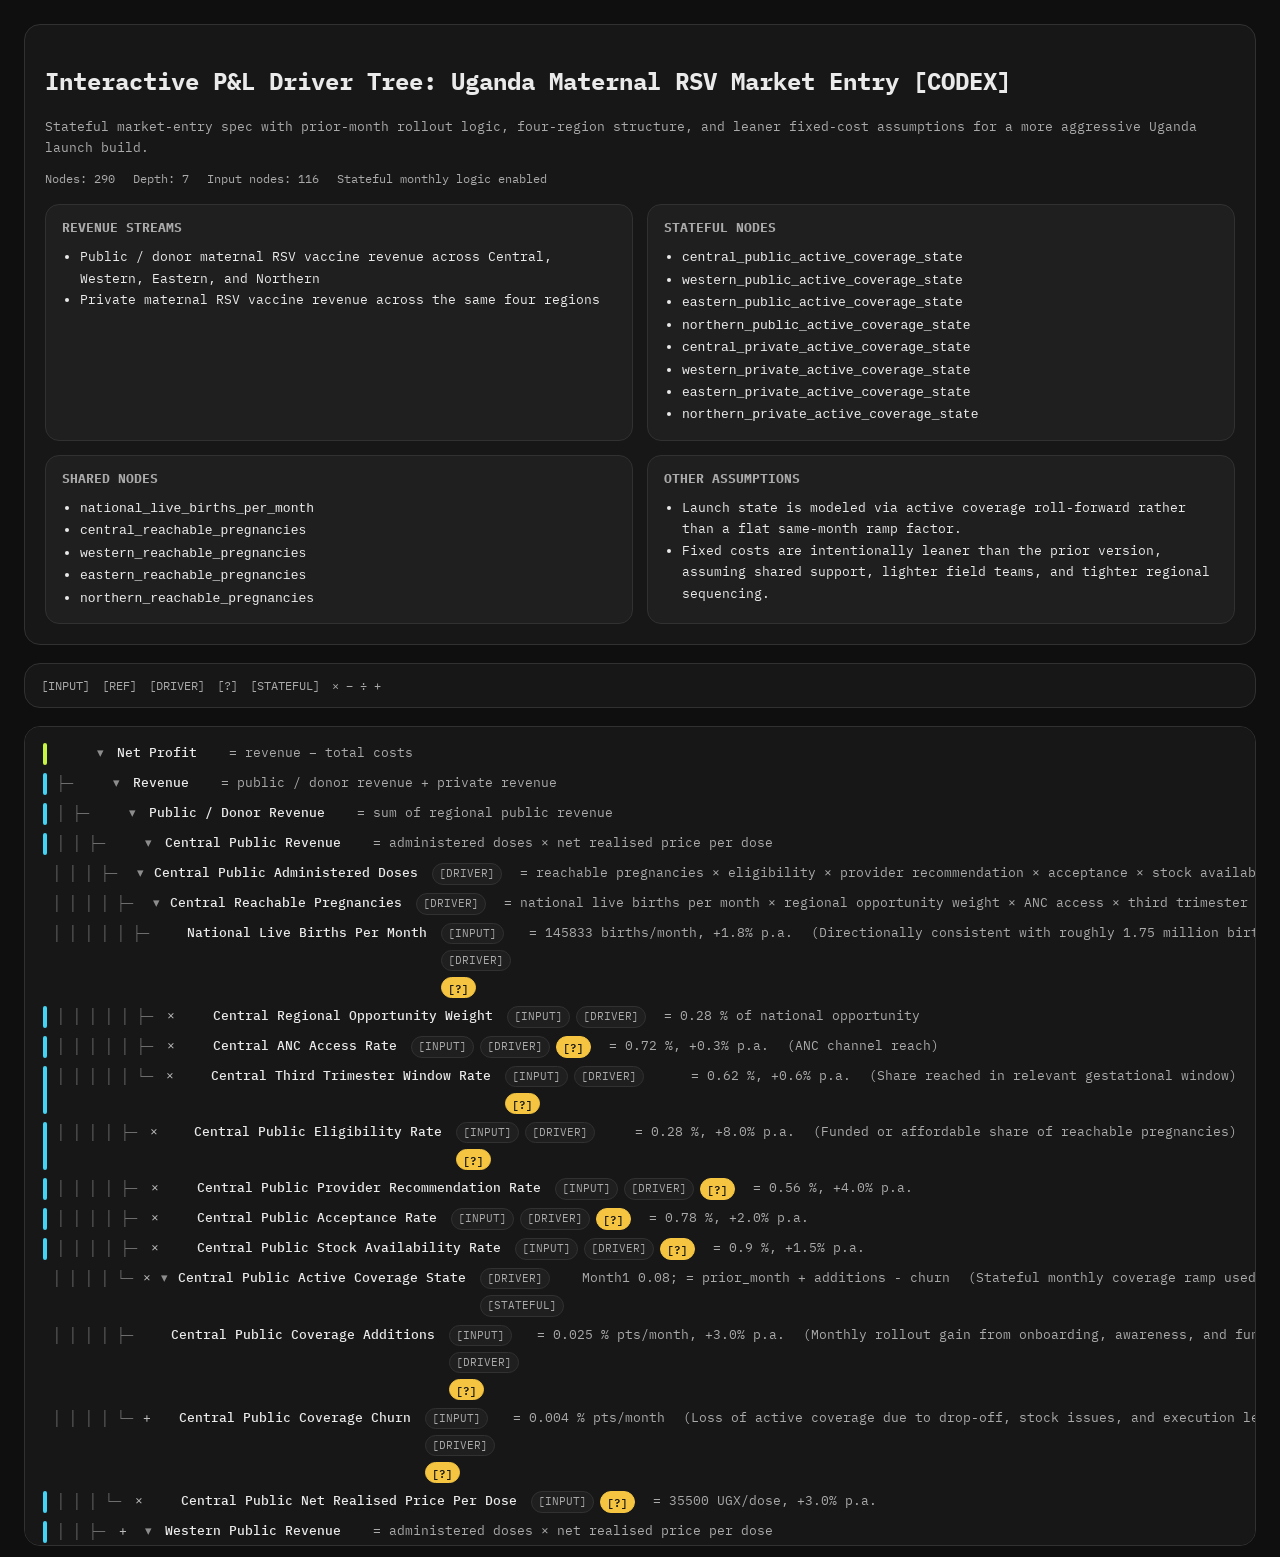
<file: Abacus/3.1a uganda_rsv_market_entry_cost_driver_tree [CODEX].html>
<!DOCTYPE html>
<html lang="en">
<head>
  <meta charset="UTF-8" />
  <meta name="viewport" content="width=device-width, initial-scale=1.0" />
  <title>Uganda RSV Market Entry P&amp;L Driver Tree [CODEX]</title>
  <link rel="preconnect" href="https://fonts.googleapis.com">
  <link rel="preconnect" href="https://fonts.gstatic.com" crossorigin>
  <link href="https://fonts.googleapis.com/css2?family=IBM+Plex+Mono:wght@400;500;600&display=swap" rel="stylesheet">
  <style>
    :root { --bg:#0f0f0f; --panel:#171717; --panel2:#1f1f1f; --line:#313131; --text:#eaeaea; --muted:#aaaaaa; --profit:#c8f542; --revenue:#42d4f5; --variable:#f5a742; --fixed:#f54242; --warning:#f5c542; }
    * { box-sizing:border-box; } html,body { margin:0; padding:0; background:var(--bg); color:var(--text); font-family:"IBM Plex Mono", monospace; }
    body { padding:24px; } .wrap { max-width:1680px; margin:0 auto; } .hero,.legend,.tree { background:var(--panel); border:1px solid var(--line); border-radius:16px; }
    .hero { padding:20px; margin-bottom:18px; } .legend { padding:14px 16px; margin-bottom:18px; display:flex; gap:12px; flex-wrap:wrap; color:var(--muted); font-size:12px; }
    .tree { padding:12px 10px; max-height:calc(100vh - 80px); overflow:auto; } .grid { display:grid; grid-template-columns:repeat(2,minmax(0,1fr)); gap:14px; margin-top:18px; }
    .card { background:var(--panel2); border:1px solid var(--line); border-radius:14px; padding:14px 16px; } .card h3 { margin:0 0 10px; font-size:13px; text-transform:uppercase; color:var(--muted); }
    .card ul { margin:0; padding-left:18px; line-height:1.65; font-size:13px; } .row { display:flex; gap:10px; padding:4px 8px; border-radius:10px; white-space:nowrap; font-size:13px; line-height:1.55; }
    .row:hover { background:rgba(255,255,255,.03); } .bar { width:4px; border-radius:999px; align-self:stretch; min-height:22px; } .connector { color:#6d6d6d; } .op { color:#bdbdbd; width:16px; text-align:center; }
    .toggle { color:#8d8d8d; width:14px; text-align:center; cursor:pointer; user-select:none; } .toggle.empty { visibility:hidden; } .label { font-weight:500; } .tags { display:inline-flex; gap:6px; flex-wrap:wrap; margin-left:4px; }
    .tag { padding:1px 6px; border:1px solid var(--line); border-radius:999px; font-size:11px; color:var(--muted); background:var(--panel2); } .tag.warn { color:#181818; background:var(--warning); border-color:var(--warning); font-weight:600; }
    .detail,.note { color:var(--muted); margin-left:8px; } .ref .label { font-style:italic; opacity:.78; } .meta { display:flex; gap:18px; flex-wrap:wrap; color:var(--muted); font-size:12px; margin-top:12px; }
  </style>
</head>
<body>
<div class="wrap">
  <section class="hero">
    <h1>Interactive P&L Driver Tree: Uganda Maternal RSV Market Entry [CODEX]</h1>
    <p style="color:#aaaaaa;font-size:13px;line-height:1.6;">Stateful market-entry spec with prior-month rollout logic, four-region structure, and leaner fixed-cost assumptions for a more aggressive Uganda launch build.</p>
    <div class="meta">
      <div>Nodes: 290</div>
      <div>Depth: 7</div>
      <div>Input nodes: 116</div>
      <div>Stateful monthly logic enabled</div>
    </div>
    <div class="grid">
      <div class="card"><h3>Revenue Streams</h3><ul><li>Public / donor maternal RSV vaccine revenue across Central, Western, Eastern, and Northern</li><li>Private maternal RSV vaccine revenue across the same four regions</li></ul></div>
      <div class="card"><h3>Stateful Nodes</h3><ul><li><code>central_public_active_coverage_state</code></li><li><code>western_public_active_coverage_state</code></li><li><code>eastern_public_active_coverage_state</code></li><li><code>northern_public_active_coverage_state</code></li><li><code>central_private_active_coverage_state</code></li><li><code>western_private_active_coverage_state</code></li><li><code>eastern_private_active_coverage_state</code></li><li><code>northern_private_active_coverage_state</code></li></ul></div>
      <div class="card"><h3>Shared Nodes</h3><ul><li><code>national_live_births_per_month</code></li><li><code>central_reachable_pregnancies</code></li><li><code>western_reachable_pregnancies</code></li><li><code>eastern_reachable_pregnancies</code></li><li><code>northern_reachable_pregnancies</code></li></ul></div>
      <div class="card"><h3>Other Assumptions</h3><ul><li>Launch state is modeled via active coverage roll-forward rather than a flat same-month ramp factor.</li><li>Fixed costs are intentionally leaner than the prior version, assuming shared support, lighter field teams, and tighter regional sequencing.</li></ul></div>
    </div>
  </section>
  <section class="legend">
    <span>[INPUT]</span><span>[REF]</span><span>[DRIVER]</span><span>[?]</span><span>[STATEFUL]</span><span>× − ÷ +</span>
  </section>
  <section class="tree"><div id="tree"></div></section>
</div>
<script>
const data = {
  "id": "net_profit",
  "label": "Net Profit",
  "category": "profit",
  "type": "calculated",
  "op": null,
  "driver": false,
  "refOf": null,
  "formula": "= revenue − total costs",
  "children": [
    {
      "id": "revenue",
      "label": "Revenue",
      "category": "revenue",
      "type": "calculated",
      "op": null,
      "driver": false,
      "refOf": null,
      "formula": "= public / donor revenue + private revenue",
      "children": [
        {
          "id": "public_revenue",
          "label": "Public / Donor Revenue",
          "category": "revenue",
          "type": "calculated",
          "op": null,
          "driver": false,
          "refOf": null,
          "formula": "= sum of regional public revenue",
          "children": [
            {
              "id": "central_public_revenue",
              "label": "Central Public Revenue",
              "category": "revenue",
              "type": "calculated",
              "op": null,
              "driver": false,
              "refOf": null,
              "formula": "= administered doses × net realised price per dose",
              "children": [
                {
                  "id": "central_public_administered_doses",
                  "label": "Central Public Administered Doses",
                  "category": "revenue",
                  "type": "calculated",
                  "op": null,
                  "driver": true,
                  "refOf": null,
                  "formula": "= reachable pregnancies × eligibility × provider recommendation × acceptance × stock availability × active coverage state",
                  "children": [
                    {
                      "id": "central_reachable_pregnancies",
                      "label": "Central Reachable Pregnancies",
                      "category": "revenue",
                      "type": "calculated",
                      "op": null,
                      "driver": true,
                      "refOf": null,
                      "formula": "= national live births per month × regional opportunity weight × ANC access × third trimester window",
                      "children": [
                        {
                          "id": "national_live_births_per_month",
                          "label": "National Live Births Per Month",
                          "category": "revenue",
                          "type": "input",
                          "op": null,
                          "driver": true,
                          "refOf": null,
                          "startingValue": 145833,
                          "annualGrowth": 0.018,
                          "unit": "births/month",
                          "uncertain": true,
                          "timeBehavior": "point_in_time",
                          "rollForward": null,
                          "note": "Directionally consistent with roughly 1.75 million births per year"
                        },
                        {
                          "id": "central_regional_opportunity_weight",
                          "label": "Central Regional Opportunity Weight",
                          "category": "revenue",
                          "type": "input",
                          "op": "×",
                          "driver": true,
                          "refOf": null,
                          "startingValue": 0.28,
                          "annualGrowth": 0,
                          "unit": "% of national opportunity",
                          "uncertain": false,
                          "timeBehavior": "point_in_time",
                          "rollForward": null
                        },
                        {
                          "id": "central_anc_access_rate",
                          "label": "Central ANC Access Rate",
                          "category": "revenue",
                          "type": "input",
                          "op": "×",
                          "driver": true,
                          "refOf": null,
                          "startingValue": 0.72,
                          "annualGrowth": 0.003,
                          "unit": "%",
                          "uncertain": true,
                          "timeBehavior": "point_in_time",
                          "rollForward": null,
                          "note": "ANC channel reach"
                        },
                        {
                          "id": "central_third_trimester_window_rate",
                          "label": "Central Third Trimester Window Rate",
                          "category": "revenue",
                          "type": "input",
                          "op": "×",
                          "driver": true,
                          "refOf": null,
                          "startingValue": 0.62,
                          "annualGrowth": 0.006,
                          "unit": "%",
                          "uncertain": true,
                          "timeBehavior": "point_in_time",
                          "rollForward": null,
                          "note": "Share reached in relevant gestational window"
                        }
                      ],
                      "timeBehavior": "same_month_formula",
                      "rollForward": null,
                      "note": "Shared regional pregnancy pool"
                    },
                    {
                      "id": "central_public_eligibility_rate",
                      "label": "Central Public Eligibility Rate",
                      "category": "revenue",
                      "type": "input",
                      "op": "×",
                      "driver": true,
                      "refOf": null,
                      "startingValue": 0.28,
                      "annualGrowth": 0.08,
                      "unit": "%",
                      "uncertain": true,
                      "timeBehavior": "point_in_time",
                      "rollForward": null,
                      "note": "Funded or affordable share of reachable pregnancies"
                    },
                    {
                      "id": "central_public_provider_recommendation_rate",
                      "label": "Central Public Provider Recommendation Rate",
                      "category": "revenue",
                      "type": "input",
                      "op": "×",
                      "driver": true,
                      "refOf": null,
                      "startingValue": 0.56,
                      "annualGrowth": 0.04,
                      "unit": "%",
                      "uncertain": true,
                      "timeBehavior": "point_in_time",
                      "rollForward": null
                    },
                    {
                      "id": "central_public_acceptance_rate",
                      "label": "Central Public Acceptance Rate",
                      "category": "revenue",
                      "type": "input",
                      "op": "×",
                      "driver": true,
                      "refOf": null,
                      "startingValue": 0.78,
                      "annualGrowth": 0.02,
                      "unit": "%",
                      "uncertain": true,
                      "timeBehavior": "point_in_time",
                      "rollForward": null
                    },
                    {
                      "id": "central_public_stock_availability_rate",
                      "label": "Central Public Stock Availability Rate",
                      "category": "revenue",
                      "type": "input",
                      "op": "×",
                      "driver": true,
                      "refOf": null,
                      "startingValue": 0.9,
                      "annualGrowth": 0.015,
                      "unit": "%",
                      "uncertain": true,
                      "timeBehavior": "point_in_time",
                      "rollForward": null
                    },
                    {
                      "id": "central_public_active_coverage_state",
                      "label": "Central Public Active Coverage State",
                      "category": "revenue",
                      "type": "calculated",
                      "op": "×",
                      "driver": true,
                      "refOf": null,
                      "formula": "= prior month + additions - churn",
                      "children": [
                        {
                          "id": "central_public_coverage_additions",
                          "label": "Central Public Coverage Additions",
                          "category": "revenue",
                          "type": "input",
                          "op": null,
                          "driver": true,
                          "refOf": null,
                          "startingValue": 0.025,
                          "annualGrowth": 0.03,
                          "unit": "% pts/month",
                          "uncertain": true,
                          "timeBehavior": "point_in_time",
                          "rollForward": null,
                          "note": "Monthly rollout gain from onboarding, awareness, and funded expansion"
                        },
                        {
                          "id": "central_public_coverage_churn",
                          "label": "Central Public Coverage Churn",
                          "category": "revenue",
                          "type": "input",
                          "op": "+",
                          "driver": true,
                          "refOf": null,
                          "startingValue": 0.004,
                          "annualGrowth": 0.0,
                          "unit": "% pts/month",
                          "uncertain": true,
                          "timeBehavior": "point_in_time",
                          "rollForward": null,
                          "note": "Loss of active coverage due to drop-off, stock issues, and execution leakage"
                        }
                      ],
                      "timeBehavior": "stateful_roll_forward",
                      "rollForward": {
                        "month1Mode": "input",
                        "month1Value": 0.08,
                        "monthlyFormula": "= prior_month + additions - churn",
                        "components": {
                          "priorMonth": "prior_month",
                          "additions": "central_public_coverage_additions",
                          "churn": "central_public_coverage_churn"
                        }
                      },
                      "note": "Stateful monthly coverage ramp used instead of a flat launch factor"
                    }
                  ],
                  "timeBehavior": "same_month_formula",
                  "rollForward": null
                },
                {
                  "id": "central_public_net_price_per_dose",
                  "label": "Central Public Net Realised Price Per Dose",
                  "category": "revenue",
                  "type": "input",
                  "op": "×",
                  "driver": false,
                  "refOf": null,
                  "startingValue": 35500,
                  "annualGrowth": 0.03,
                  "unit": "UGX/dose",
                  "uncertain": true,
                  "timeBehavior": "point_in_time",
                  "rollForward": null
                }
              ],
              "timeBehavior": "same_month_formula",
              "rollForward": null
            },
            {
              "id": "western_public_revenue",
              "label": "Western Public Revenue",
              "category": "revenue",
              "type": "calculated",
              "op": "+",
              "driver": false,
              "refOf": null,
              "formula": "= administered doses × net realised price per dose",
              "children": [
                {
                  "id": "western_public_administered_doses",
                  "label": "Western Public Administered Doses",
                  "category": "revenue",
                  "type": "calculated",
                  "op": null,
                  "driver": true,
                  "refOf": null,
                  "formula": "= reachable pregnancies × eligibility × provider recommendation × acceptance × stock availability × active coverage state",
                  "children": [
                    {
                      "id": "western_reachable_pregnancies",
                      "label": "Western Reachable Pregnancies",
                      "category": "revenue",
                      "type": "calculated",
                      "op": null,
                      "driver": true,
                      "refOf": null,
                      "formula": "= national live births per month × regional opportunity weight × ANC access × third trimester window",
                      "children": [
                        {
                          "id": "western_national_live_births_per_month_ref",
                          "label": "National Live Births Per Month",
                          "category": "revenue",
                          "type": "ref",
                          "op": null,
                          "driver": true,
                          "refOf": "national_live_births_per_month",
                          "timeBehavior": "same_month_formula",
                          "rollForward": null
                        },
                        {
                          "id": "western_regional_opportunity_weight",
                          "label": "Western Regional Opportunity Weight",
                          "category": "revenue",
                          "type": "input",
                          "op": "×",
                          "driver": true,
                          "refOf": null,
                          "startingValue": 0.25,
                          "annualGrowth": 0,
                          "unit": "% of national opportunity",
                          "uncertain": false,
                          "timeBehavior": "point_in_time",
                          "rollForward": null
                        },
                        {
                          "id": "western_anc_access_rate",
                          "label": "Western ANC Access Rate",
                          "category": "revenue",
                          "type": "input",
                          "op": "×",
                          "driver": true,
                          "refOf": null,
                          "startingValue": 0.66,
                          "annualGrowth": 0.003,
                          "unit": "%",
                          "uncertain": true,
                          "timeBehavior": "point_in_time",
                          "rollForward": null,
                          "note": "ANC channel reach"
                        },
                        {
                          "id": "western_third_trimester_window_rate",
                          "label": "Western Third Trimester Window Rate",
                          "category": "revenue",
                          "type": "input",
                          "op": "×",
                          "driver": true,
                          "refOf": null,
                          "startingValue": 0.56,
                          "annualGrowth": 0.006,
                          "unit": "%",
                          "uncertain": true,
                          "timeBehavior": "point_in_time",
                          "rollForward": null,
                          "note": "Share reached in relevant gestational window"
                        }
                      ],
                      "timeBehavior": "same_month_formula",
                      "rollForward": null,
                      "note": "Shared regional pregnancy pool"
                    },
                    {
                      "id": "western_public_eligibility_rate",
                      "label": "Western Public Eligibility Rate",
                      "category": "revenue",
                      "type": "input",
                      "op": "×",
                      "driver": true,
                      "refOf": null,
                      "startingValue": 0.22,
                      "annualGrowth": 0.08,
                      "unit": "%",
                      "uncertain": true,
                      "timeBehavior": "point_in_time",
                      "rollForward": null,
                      "note": "Funded or affordable share of reachable pregnancies"
                    },
                    {
                      "id": "western_public_provider_recommendation_rate",
                      "label": "Western Public Provider Recommendation Rate",
                      "category": "revenue",
                      "type": "input",
                      "op": "×",
                      "driver": true,
                      "refOf": null,
                      "startingValue": 0.49,
                      "annualGrowth": 0.04,
                      "unit": "%",
                      "uncertain": true,
                      "timeBehavior": "point_in_time",
                      "rollForward": null
                    },
                    {
                      "id": "western_public_acceptance_rate",
                      "label": "Western Public Acceptance Rate",
                      "category": "revenue",
                      "type": "input",
                      "op": "×",
                      "driver": true,
                      "refOf": null,
                      "startingValue": 0.78,
                      "annualGrowth": 0.02,
                      "unit": "%",
                      "uncertain": true,
                      "timeBehavior": "point_in_time",
                      "rollForward": null
                    },
                    {
                      "id": "western_public_stock_availability_rate",
                      "label": "Western Public Stock Availability Rate",
                      "category": "revenue",
                      "type": "input",
                      "op": "×",
                      "driver": true,
                      "refOf": null,
                      "startingValue": 0.86,
                      "annualGrowth": 0.015,
                      "unit": "%",
                      "uncertain": true,
                      "timeBehavior": "point_in_time",
                      "rollForward": null
                    },
                    {
                      "id": "western_public_active_coverage_state",
                      "label": "Western Public Active Coverage State",
                      "category": "revenue",
                      "type": "calculated",
                      "op": "×",
                      "driver": true,
                      "refOf": null,
                      "formula": "= prior month + additions - churn",
                      "children": [
                        {
                          "id": "western_public_coverage_additions",
                          "label": "Western Public Coverage Additions",
                          "category": "revenue",
                          "type": "input",
                          "op": null,
                          "driver": true,
                          "refOf": null,
                          "startingValue": 0.018,
                          "annualGrowth": 0.03,
                          "unit": "% pts/month",
                          "uncertain": true,
                          "timeBehavior": "point_in_time",
                          "rollForward": null,
                          "note": "Monthly rollout gain from onboarding, awareness, and funded expansion"
                        },
                        {
                          "id": "western_public_coverage_churn",
                          "label": "Western Public Coverage Churn",
                          "category": "revenue",
                          "type": "input",
                          "op": "+",
                          "driver": true,
                          "refOf": null,
                          "startingValue": 0.004,
                          "annualGrowth": 0.0,
                          "unit": "% pts/month",
                          "uncertain": true,
                          "timeBehavior": "point_in_time",
                          "rollForward": null,
                          "note": "Loss of active coverage due to drop-off, stock issues, and execution leakage"
                        }
                      ],
                      "timeBehavior": "stateful_roll_forward",
                      "rollForward": {
                        "month1Mode": "input",
                        "month1Value": 0.08,
                        "monthlyFormula": "= prior_month + additions - churn",
                        "components": {
                          "priorMonth": "prior_month",
                          "additions": "western_public_coverage_additions",
                          "churn": "western_public_coverage_churn"
                        }
                      },
                      "note": "Stateful monthly coverage ramp used instead of a flat launch factor"
                    }
                  ],
                  "timeBehavior": "same_month_formula",
                  "rollForward": null
                },
                {
                  "id": "western_public_net_price_per_dose",
                  "label": "Western Public Net Realised Price Per Dose",
                  "category": "revenue",
                  "type": "input",
                  "op": "×",
                  "driver": false,
                  "refOf": null,
                  "startingValue": 34500,
                  "annualGrowth": 0.03,
                  "unit": "UGX/dose",
                  "uncertain": true,
                  "timeBehavior": "point_in_time",
                  "rollForward": null
                }
              ],
              "timeBehavior": "same_month_formula",
              "rollForward": null
            },
            {
              "id": "eastern_public_revenue",
              "label": "Eastern Public Revenue",
              "category": "revenue",
              "type": "calculated",
              "op": "+",
              "driver": false,
              "refOf": null,
              "formula": "= administered doses × net realised price per dose",
              "children": [
                {
                  "id": "eastern_public_administered_doses",
                  "label": "Eastern Public Administered Doses",
                  "category": "revenue",
                  "type": "calculated",
                  "op": null,
                  "driver": true,
                  "refOf": null,
                  "formula": "= reachable pregnancies × eligibility × provider recommendation × acceptance × stock availability × active coverage state",
                  "children": [
                    {
                      "id": "eastern_reachable_pregnancies",
                      "label": "Eastern Reachable Pregnancies",
                      "category": "revenue",
                      "type": "calculated",
                      "op": null,
                      "driver": true,
                      "refOf": null,
                      "formula": "= national live births per month × regional opportunity weight × ANC access × third trimester window",
                      "children": [
                        {
                          "id": "eastern_national_live_births_per_month_ref",
                          "label": "National Live Births Per Month",
                          "category": "revenue",
                          "type": "ref",
                          "op": null,
                          "driver": true,
                          "refOf": "national_live_births_per_month",
                          "timeBehavior": "same_month_formula",
                          "rollForward": null
                        },
                        {
                          "id": "eastern_regional_opportunity_weight",
                          "label": "Eastern Regional Opportunity Weight",
                          "category": "revenue",
                          "type": "input",
                          "op": "×",
                          "driver": true,
                          "refOf": null,
                          "startingValue": 0.25,
                          "annualGrowth": 0,
                          "unit": "% of national opportunity",
                          "uncertain": false,
                          "timeBehavior": "point_in_time",
                          "rollForward": null
                        },
                        {
                          "id": "eastern_anc_access_rate",
                          "label": "Eastern ANC Access Rate",
                          "category": "revenue",
                          "type": "input",
                          "op": "×",
                          "driver": true,
                          "refOf": null,
                          "startingValue": 0.63,
                          "annualGrowth": 0.003,
                          "unit": "%",
                          "uncertain": true,
                          "timeBehavior": "point_in_time",
                          "rollForward": null,
                          "note": "ANC channel reach"
                        },
                        {
                          "id": "eastern_third_trimester_window_rate",
                          "label": "Eastern Third Trimester Window Rate",
                          "category": "revenue",
                          "type": "input",
                          "op": "×",
                          "driver": true,
                          "refOf": null,
                          "startingValue": 0.5,
                          "annualGrowth": 0.006,
                          "unit": "%",
                          "uncertain": true,
                          "timeBehavior": "point_in_time",
                          "rollForward": null,
                          "note": "Share reached in relevant gestational window"
                        }
                      ],
                      "timeBehavior": "same_month_formula",
                      "rollForward": null,
                      "note": "Shared regional pregnancy pool"
                    },
                    {
                      "id": "eastern_public_eligibility_rate",
                      "label": "Eastern Public Eligibility Rate",
                      "category": "revenue",
                      "type": "input",
                      "op": "×",
                      "driver": true,
                      "refOf": null,
                      "startingValue": 0.19,
                      "annualGrowth": 0.08,
                      "unit": "%",
                      "uncertain": true,
                      "timeBehavior": "point_in_time",
                      "rollForward": null,
                      "note": "Funded or affordable share of reachable pregnancies"
                    },
                    {
                      "id": "eastern_public_provider_recommendation_rate",
                      "label": "Eastern Public Provider Recommendation Rate",
                      "category": "revenue",
                      "type": "input",
                      "op": "×",
                      "driver": true,
                      "refOf": null,
                      "startingValue": 0.44,
                      "annualGrowth": 0.04,
                      "unit": "%",
                      "uncertain": true,
                      "timeBehavior": "point_in_time",
                      "rollForward": null
                    },
                    {
                      "id": "eastern_public_acceptance_rate",
                      "label": "Eastern Public Acceptance Rate",
                      "category": "revenue",
                      "type": "input",
                      "op": "×",
                      "driver": true,
                      "refOf": null,
                      "startingValue": 0.78,
                      "annualGrowth": 0.02,
                      "unit": "%",
                      "uncertain": true,
                      "timeBehavior": "point_in_time",
                      "rollForward": null
                    },
                    {
                      "id": "eastern_public_stock_availability_rate",
                      "label": "Eastern Public Stock Availability Rate",
                      "category": "revenue",
                      "type": "input",
                      "op": "×",
                      "driver": true,
                      "refOf": null,
                      "startingValue": 0.82,
                      "annualGrowth": 0.015,
                      "unit": "%",
                      "uncertain": true,
                      "timeBehavior": "point_in_time",
                      "rollForward": null
                    },
                    {
                      "id": "eastern_public_active_coverage_state",
                      "label": "Eastern Public Active Coverage State",
                      "category": "revenue",
                      "type": "calculated",
                      "op": "×",
                      "driver": true,
                      "refOf": null,
                      "formula": "= prior month + additions - churn",
                      "children": [
                        {
                          "id": "eastern_public_coverage_additions",
                          "label": "Eastern Public Coverage Additions",
                          "category": "revenue",
                          "type": "input",
                          "op": null,
                          "driver": true,
                          "refOf": null,
                          "startingValue": 0.014,
                          "annualGrowth": 0.03,
                          "unit": "% pts/month",
                          "uncertain": true,
                          "timeBehavior": "point_in_time",
                          "rollForward": null,
                          "note": "Monthly rollout gain from onboarding, awareness, and funded expansion"
                        },
                        {
                          "id": "eastern_public_coverage_churn",
                          "label": "Eastern Public Coverage Churn",
                          "category": "revenue",
                          "type": "input",
                          "op": "+",
                          "driver": true,
                          "refOf": null,
                          "startingValue": 0.004,
                          "annualGrowth": 0.0,
                          "unit": "% pts/month",
                          "uncertain": true,
                          "timeBehavior": "point_in_time",
                          "rollForward": null,
                          "note": "Loss of active coverage due to drop-off, stock issues, and execution leakage"
                        }
                      ],
                      "timeBehavior": "stateful_roll_forward",
                      "rollForward": {
                        "month1Mode": "input",
                        "month1Value": 0.08,
                        "monthlyFormula": "= prior_month + additions - churn",
                        "components": {
                          "priorMonth": "prior_month",
                          "additions": "eastern_public_coverage_additions",
                          "churn": "eastern_public_coverage_churn"
                        }
                      },
                      "note": "Stateful monthly coverage ramp used instead of a flat launch factor"
                    }
                  ],
                  "timeBehavior": "same_month_formula",
                  "rollForward": null
                },
                {
                  "id": "eastern_public_net_price_per_dose",
                  "label": "Eastern Public Net Realised Price Per Dose",
                  "category": "revenue",
                  "type": "input",
                  "op": "×",
                  "driver": false,
                  "refOf": null,
                  "startingValue": 33500,
                  "annualGrowth": 0.03,
                  "unit": "UGX/dose",
                  "uncertain": true,
                  "timeBehavior": "point_in_time",
                  "rollForward": null
                }
              ],
              "timeBehavior": "same_month_formula",
              "rollForward": null
            },
            {
              "id": "northern_public_revenue",
              "label": "Northern Public Revenue",
              "category": "revenue",
              "type": "calculated",
              "op": "+",
              "driver": false,
              "refOf": null,
              "formula": "= administered doses × net realised price per dose",
              "children": [
                {
                  "id": "northern_public_administered_doses",
                  "label": "Northern Public Administered Doses",
                  "category": "revenue",
                  "type": "calculated",
                  "op": null,
                  "driver": true,
                  "refOf": null,
                  "formula": "= reachable pregnancies × eligibility × provider recommendation × acceptance × stock availability × active coverage state",
                  "children": [
                    {
                      "id": "northern_reachable_pregnancies",
                      "label": "Northern Reachable Pregnancies",
                      "category": "revenue",
                      "type": "calculated",
                      "op": null,
                      "driver": true,
                      "refOf": null,
                      "formula": "= national live births per month × regional opportunity weight × ANC access × third trimester window",
                      "children": [
                        {
                          "id": "northern_national_live_births_per_month_ref",
                          "label": "National Live Births Per Month",
                          "category": "revenue",
                          "type": "ref",
                          "op": null,
                          "driver": true,
                          "refOf": "national_live_births_per_month",
                          "timeBehavior": "same_month_formula",
                          "rollForward": null
                        },
                        {
                          "id": "northern_regional_opportunity_weight",
                          "label": "Northern Regional Opportunity Weight",
                          "category": "revenue",
                          "type": "input",
                          "op": "×",
                          "driver": true,
                          "refOf": null,
                          "startingValue": 0.22,
                          "annualGrowth": 0,
                          "unit": "% of national opportunity",
                          "uncertain": false,
                          "timeBehavior": "point_in_time",
                          "rollForward": null
                        },
                        {
                          "id": "northern_anc_access_rate",
                          "label": "Northern ANC Access Rate",
                          "category": "revenue",
                          "type": "input",
                          "op": "×",
                          "driver": true,
                          "refOf": null,
                          "startingValue": 0.58,
                          "annualGrowth": 0.003,
                          "unit": "%",
                          "uncertain": true,
                          "timeBehavior": "point_in_time",
                          "rollForward": null,
                          "note": "ANC channel reach"
                        },
                        {
                          "id": "northern_third_trimester_window_rate",
                          "label": "Northern Third Trimester Window Rate",
                          "category": "revenue",
                          "type": "input",
                          "op": "×",
                          "driver": true,
                          "refOf": null,
                          "startingValue": 0.45,
                          "annualGrowth": 0.006,
                          "unit": "%",
                          "uncertain": true,
                          "timeBehavior": "point_in_time",
                          "rollForward": null,
                          "note": "Share reached in relevant gestational window"
                        }
                      ],
                      "timeBehavior": "same_month_formula",
                      "rollForward": null,
                      "note": "Shared regional pregnancy pool"
                    },
                    {
                      "id": "northern_public_eligibility_rate",
                      "label": "Northern Public Eligibility Rate",
                      "category": "revenue",
                      "type": "input",
                      "op": "×",
                      "driver": true,
                      "refOf": null,
                      "startingValue": 0.17,
                      "annualGrowth": 0.08,
                      "unit": "%",
                      "uncertain": true,
                      "timeBehavior": "point_in_time",
                      "rollForward": null,
                      "note": "Funded or affordable share of reachable pregnancies"
                    },
                    {
                      "id": "northern_public_provider_recommendation_rate",
                      "label": "Northern Public Provider Recommendation Rate",
                      "category": "revenue",
                      "type": "input",
                      "op": "×",
                      "driver": true,
                      "refOf": null,
                      "startingValue": 0.39,
                      "annualGrowth": 0.04,
                      "unit": "%",
                      "uncertain": true,
                      "timeBehavior": "point_in_time",
                      "rollForward": null
                    },
                    {
                      "id": "northern_public_acceptance_rate",
                      "label": "Northern Public Acceptance Rate",
                      "category": "revenue",
                      "type": "input",
                      "op": "×",
                      "driver": true,
                      "refOf": null,
                      "startingValue": 0.78,
                      "annualGrowth": 0.02,
                      "unit": "%",
                      "uncertain": true,
                      "timeBehavior": "point_in_time",
                      "rollForward": null
                    },
                    {
                      "id": "northern_public_stock_availability_rate",
                      "label": "Northern Public Stock Availability Rate",
                      "category": "revenue",
                      "type": "input",
                      "op": "×",
                      "driver": true,
                      "refOf": null,
                      "startingValue": 0.78,
                      "annualGrowth": 0.015,
                      "unit": "%",
                      "uncertain": true,
                      "timeBehavior": "point_in_time",
                      "rollForward": null
                    },
                    {
                      "id": "northern_public_active_coverage_state",
                      "label": "Northern Public Active Coverage State",
                      "category": "revenue",
                      "type": "calculated",
                      "op": "×",
                      "driver": true,
                      "refOf": null,
                      "formula": "= prior month + additions - churn",
                      "children": [
                        {
                          "id": "northern_public_coverage_additions",
                          "label": "Northern Public Coverage Additions",
                          "category": "revenue",
                          "type": "input",
                          "op": null,
                          "driver": true,
                          "refOf": null,
                          "startingValue": 0.011,
                          "annualGrowth": 0.03,
                          "unit": "% pts/month",
                          "uncertain": true,
                          "timeBehavior": "point_in_time",
                          "rollForward": null,
                          "note": "Monthly rollout gain from onboarding, awareness, and funded expansion"
                        },
                        {
                          "id": "northern_public_coverage_churn",
                          "label": "Northern Public Coverage Churn",
                          "category": "revenue",
                          "type": "input",
                          "op": "+",
                          "driver": true,
                          "refOf": null,
                          "startingValue": 0.004,
                          "annualGrowth": 0.0,
                          "unit": "% pts/month",
                          "uncertain": true,
                          "timeBehavior": "point_in_time",
                          "rollForward": null,
                          "note": "Loss of active coverage due to drop-off, stock issues, and execution leakage"
                        }
                      ],
                      "timeBehavior": "stateful_roll_forward",
                      "rollForward": {
                        "month1Mode": "input",
                        "month1Value": 0.08,
                        "monthlyFormula": "= prior_month + additions - churn",
                        "components": {
                          "priorMonth": "prior_month",
                          "additions": "northern_public_coverage_additions",
                          "churn": "northern_public_coverage_churn"
                        }
                      },
                      "note": "Stateful monthly coverage ramp used instead of a flat launch factor"
                    }
                  ],
                  "timeBehavior": "same_month_formula",
                  "rollForward": null
                },
                {
                  "id": "northern_public_net_price_per_dose",
                  "label": "Northern Public Net Realised Price Per Dose",
                  "category": "revenue",
                  "type": "input",
                  "op": "×",
                  "driver": false,
                  "refOf": null,
                  "startingValue": 32500,
                  "annualGrowth": 0.03,
                  "unit": "UGX/dose",
                  "uncertain": true,
                  "timeBehavior": "point_in_time",
                  "rollForward": null
                }
              ],
              "timeBehavior": "same_month_formula",
              "rollForward": null
            }
          ],
          "timeBehavior": "same_month_formula",
          "rollForward": null
        },
        {
          "id": "private_revenue",
          "label": "Private Revenue",
          "category": "revenue",
          "type": "calculated",
          "op": "+",
          "driver": false,
          "refOf": null,
          "formula": "= sum of regional private revenue",
          "children": [
            {
              "id": "central_private_revenue",
              "label": "Central Private Revenue",
              "category": "revenue",
              "type": "calculated",
              "op": null,
              "driver": false,
              "refOf": null,
              "formula": "= administered doses × net realised price per dose",
              "children": [
                {
                  "id": "central_private_administered_doses",
                  "label": "Central Private Administered Doses",
                  "category": "revenue",
                  "type": "calculated",
                  "op": null,
                  "driver": true,
                  "refOf": null,
                  "formula": "= reachable pregnancies × eligibility × provider recommendation × acceptance × stock availability × active coverage state",
                  "children": [
                    {
                      "id": "central_private_reachable_pregnancies_ref",
                      "label": "Central Reachable Pregnancies",
                      "category": "revenue",
                      "type": "ref",
                      "op": null,
                      "driver": true,
                      "refOf": "central_reachable_pregnancies",
                      "timeBehavior": "same_month_formula",
                      "rollForward": null
                    },
                    {
                      "id": "central_private_eligibility_rate",
                      "label": "Central Private Eligibility Rate",
                      "category": "revenue",
                      "type": "input",
                      "op": "×",
                      "driver": true,
                      "refOf": null,
                      "startingValue": 0.07,
                      "annualGrowth": 0.06,
                      "unit": "%",
                      "uncertain": true,
                      "timeBehavior": "point_in_time",
                      "rollForward": null,
                      "note": "Funded or affordable share of reachable pregnancies"
                    },
                    {
                      "id": "central_private_provider_recommendation_rate",
                      "label": "Central Private Provider Recommendation Rate",
                      "category": "revenue",
                      "type": "input",
                      "op": "×",
                      "driver": true,
                      "refOf": null,
                      "startingValue": 0.67,
                      "annualGrowth": 0.04,
                      "unit": "%",
                      "uncertain": true,
                      "timeBehavior": "point_in_time",
                      "rollForward": null
                    },
                    {
                      "id": "central_private_acceptance_rate",
                      "label": "Central Private Acceptance Rate",
                      "category": "revenue",
                      "type": "input",
                      "op": "×",
                      "driver": true,
                      "refOf": null,
                      "startingValue": 0.81,
                      "annualGrowth": 0.02,
                      "unit": "%",
                      "uncertain": true,
                      "timeBehavior": "point_in_time",
                      "rollForward": null
                    },
                    {
                      "id": "central_private_stock_availability_rate",
                      "label": "Central Private Stock Availability Rate",
                      "category": "revenue",
                      "type": "input",
                      "op": "×",
                      "driver": true,
                      "refOf": null,
                      "startingValue": 0.94,
                      "annualGrowth": 0.015,
                      "unit": "%",
                      "uncertain": true,
                      "timeBehavior": "point_in_time",
                      "rollForward": null
                    },
                    {
                      "id": "central_private_active_coverage_state",
                      "label": "Central Private Active Coverage State",
                      "category": "revenue",
                      "type": "calculated",
                      "op": "×",
                      "driver": true,
                      "refOf": null,
                      "formula": "= prior month + additions - churn",
                      "children": [
                        {
                          "id": "central_private_coverage_additions",
                          "label": "Central Private Coverage Additions",
                          "category": "revenue",
                          "type": "input",
                          "op": null,
                          "driver": true,
                          "refOf": null,
                          "startingValue": 0.02125,
                          "annualGrowth": 0.03,
                          "unit": "% pts/month",
                          "uncertain": true,
                          "timeBehavior": "point_in_time",
                          "rollForward": null,
                          "note": "Monthly rollout gain from onboarding, awareness, and funded expansion"
                        },
                        {
                          "id": "central_private_coverage_churn",
                          "label": "Central Private Coverage Churn",
                          "category": "revenue",
                          "type": "input",
                          "op": "+",
                          "driver": true,
                          "refOf": null,
                          "startingValue": 0.006,
                          "annualGrowth": 0.0,
                          "unit": "% pts/month",
                          "uncertain": true,
                          "timeBehavior": "point_in_time",
                          "rollForward": null,
                          "note": "Loss of active coverage due to drop-off, stock issues, and execution leakage"
                        }
                      ],
                      "timeBehavior": "stateful_roll_forward",
                      "rollForward": {
                        "month1Mode": "input",
                        "month1Value": 0.05,
                        "monthlyFormula": "= prior_month + additions - churn",
                        "components": {
                          "priorMonth": "prior_month",
                          "additions": "central_private_coverage_additions",
                          "churn": "central_private_coverage_churn"
                        }
                      },
                      "note": "Stateful monthly coverage ramp used instead of a flat launch factor"
                    }
                  ],
                  "timeBehavior": "same_month_formula",
                  "rollForward": null
                },
                {
                  "id": "central_private_net_price_per_dose",
                  "label": "Central Private Net Realised Price Per Dose",
                  "category": "revenue",
                  "type": "input",
                  "op": "×",
                  "driver": false,
                  "refOf": null,
                  "startingValue": 118000,
                  "annualGrowth": 0.035,
                  "unit": "UGX/dose",
                  "uncertain": true,
                  "timeBehavior": "point_in_time",
                  "rollForward": null
                }
              ],
              "timeBehavior": "same_month_formula",
              "rollForward": null
            },
            {
              "id": "western_private_revenue",
              "label": "Western Private Revenue",
              "category": "revenue",
              "type": "calculated",
              "op": "+",
              "driver": false,
              "refOf": null,
              "formula": "= administered doses × net realised price per dose",
              "children": [
                {
                  "id": "western_private_administered_doses",
                  "label": "Western Private Administered Doses",
                  "category": "revenue",
                  "type": "calculated",
                  "op": null,
                  "driver": true,
                  "refOf": null,
                  "formula": "= reachable pregnancies × eligibility × provider recommendation × acceptance × stock availability × active coverage state",
                  "children": [
                    {
                      "id": "western_private_reachable_pregnancies_ref",
                      "label": "Western Reachable Pregnancies",
                      "category": "revenue",
                      "type": "ref",
                      "op": null,
                      "driver": true,
                      "refOf": "western_reachable_pregnancies",
                      "timeBehavior": "same_month_formula",
                      "rollForward": null
                    },
                    {
                      "id": "western_private_eligibility_rate",
                      "label": "Western Private Eligibility Rate",
                      "category": "revenue",
                      "type": "input",
                      "op": "×",
                      "driver": true,
                      "refOf": null,
                      "startingValue": 0.035,
                      "annualGrowth": 0.06,
                      "unit": "%",
                      "uncertain": true,
                      "timeBehavior": "point_in_time",
                      "rollForward": null,
                      "note": "Funded or affordable share of reachable pregnancies"
                    },
                    {
                      "id": "western_private_provider_recommendation_rate",
                      "label": "Western Private Provider Recommendation Rate",
                      "category": "revenue",
                      "type": "input",
                      "op": "×",
                      "driver": true,
                      "refOf": null,
                      "startingValue": 0.55,
                      "annualGrowth": 0.04,
                      "unit": "%",
                      "uncertain": true,
                      "timeBehavior": "point_in_time",
                      "rollForward": null
                    },
                    {
                      "id": "western_private_acceptance_rate",
                      "label": "Western Private Acceptance Rate",
                      "category": "revenue",
                      "type": "input",
                      "op": "×",
                      "driver": true,
                      "refOf": null,
                      "startingValue": 0.81,
                      "annualGrowth": 0.02,
                      "unit": "%",
                      "uncertain": true,
                      "timeBehavior": "point_in_time",
                      "rollForward": null
                    },
                    {
                      "id": "western_private_stock_availability_rate",
                      "label": "Western Private Stock Availability Rate",
                      "category": "revenue",
                      "type": "input",
                      "op": "×",
                      "driver": true,
                      "refOf": null,
                      "startingValue": 0.9,
                      "annualGrowth": 0.015,
                      "unit": "%",
                      "uncertain": true,
                      "timeBehavior": "point_in_time",
                      "rollForward": null
                    },
                    {
                      "id": "western_private_active_coverage_state",
                      "label": "Western Private Active Coverage State",
                      "category": "revenue",
                      "type": "calculated",
                      "op": "×",
                      "driver": true,
                      "refOf": null,
                      "formula": "= prior month + additions - churn",
                      "children": [
                        {
                          "id": "western_private_coverage_additions",
                          "label": "Western Private Coverage Additions",
                          "category": "revenue",
                          "type": "input",
                          "op": null,
                          "driver": true,
                          "refOf": null,
                          "startingValue": 0.015299999999999998,
                          "annualGrowth": 0.03,
                          "unit": "% pts/month",
                          "uncertain": true,
                          "timeBehavior": "point_in_time",
                          "rollForward": null,
                          "note": "Monthly rollout gain from onboarding, awareness, and funded expansion"
                        },
                        {
                          "id": "western_private_coverage_churn",
                          "label": "Western Private Coverage Churn",
                          "category": "revenue",
                          "type": "input",
                          "op": "+",
                          "driver": true,
                          "refOf": null,
                          "startingValue": 0.006,
                          "annualGrowth": 0.0,
                          "unit": "% pts/month",
                          "uncertain": true,
                          "timeBehavior": "point_in_time",
                          "rollForward": null,
                          "note": "Loss of active coverage due to drop-off, stock issues, and execution leakage"
                        }
                      ],
                      "timeBehavior": "stateful_roll_forward",
                      "rollForward": {
                        "month1Mode": "input",
                        "month1Value": 0.05,
                        "monthlyFormula": "= prior_month + additions - churn",
                        "components": {
                          "priorMonth": "prior_month",
                          "additions": "western_private_coverage_additions",
                          "churn": "western_private_coverage_churn"
                        }
                      },
                      "note": "Stateful monthly coverage ramp used instead of a flat launch factor"
                    }
                  ],
                  "timeBehavior": "same_month_formula",
                  "rollForward": null
                },
                {
                  "id": "western_private_net_price_per_dose",
                  "label": "Western Private Net Realised Price Per Dose",
                  "category": "revenue",
                  "type": "input",
                  "op": "×",
                  "driver": false,
                  "refOf": null,
                  "startingValue": 102000,
                  "annualGrowth": 0.035,
                  "unit": "UGX/dose",
                  "uncertain": true,
                  "timeBehavior": "point_in_time",
                  "rollForward": null
                }
              ],
              "timeBehavior": "same_month_formula",
              "rollForward": null
            },
            {
              "id": "eastern_private_revenue",
              "label": "Eastern Private Revenue",
              "category": "revenue",
              "type": "calculated",
              "op": "+",
              "driver": false,
              "refOf": null,
              "formula": "= administered doses × net realised price per dose",
              "children": [
                {
                  "id": "eastern_private_administered_doses",
                  "label": "Eastern Private Administered Doses",
                  "category": "revenue",
                  "type": "calculated",
                  "op": null,
                  "driver": true,
                  "refOf": null,
                  "formula": "= reachable pregnancies × eligibility × provider recommendation × acceptance × stock availability × active coverage state",
                  "children": [
                    {
                      "id": "eastern_private_reachable_pregnancies_ref",
                      "label": "Eastern Reachable Pregnancies",
                      "category": "revenue",
                      "type": "ref",
                      "op": null,
                      "driver": true,
                      "refOf": "eastern_reachable_pregnancies",
                      "timeBehavior": "same_month_formula",
                      "rollForward": null
                    },
                    {
                      "id": "eastern_private_eligibility_rate",
                      "label": "Eastern Private Eligibility Rate",
                      "category": "revenue",
                      "type": "input",
                      "op": "×",
                      "driver": true,
                      "refOf": null,
                      "startingValue": 0.018,
                      "annualGrowth": 0.06,
                      "unit": "%",
                      "uncertain": true,
                      "timeBehavior": "point_in_time",
                      "rollForward": null,
                      "note": "Funded or affordable share of reachable pregnancies"
                    },
                    {
                      "id": "eastern_private_provider_recommendation_rate",
                      "label": "Eastern Private Provider Recommendation Rate",
                      "category": "revenue",
                      "type": "input",
                      "op": "×",
                      "driver": true,
                      "refOf": null,
                      "startingValue": 0.46,
                      "annualGrowth": 0.04,
                      "unit": "%",
                      "uncertain": true,
                      "timeBehavior": "point_in_time",
                      "rollForward": null
                    },
                    {
                      "id": "eastern_private_acceptance_rate",
                      "label": "Eastern Private Acceptance Rate",
                      "category": "revenue",
                      "type": "input",
                      "op": "×",
                      "driver": true,
                      "refOf": null,
                      "startingValue": 0.81,
                      "annualGrowth": 0.02,
                      "unit": "%",
                      "uncertain": true,
                      "timeBehavior": "point_in_time",
                      "rollForward": null
                    },
                    {
                      "id": "eastern_private_stock_availability_rate",
                      "label": "Eastern Private Stock Availability Rate",
                      "category": "revenue",
                      "type": "input",
                      "op": "×",
                      "driver": true,
                      "refOf": null,
                      "startingValue": 0.86,
                      "annualGrowth": 0.015,
                      "unit": "%",
                      "uncertain": true,
                      "timeBehavior": "point_in_time",
                      "rollForward": null
                    },
                    {
                      "id": "eastern_private_active_coverage_state",
                      "label": "Eastern Private Active Coverage State",
                      "category": "revenue",
                      "type": "calculated",
                      "op": "×",
                      "driver": true,
                      "refOf": null,
                      "formula": "= prior month + additions - churn",
                      "children": [
                        {
                          "id": "eastern_private_coverage_additions",
                          "label": "Eastern Private Coverage Additions",
                          "category": "revenue",
                          "type": "input",
                          "op": null,
                          "driver": true,
                          "refOf": null,
                          "startingValue": 0.011899999999999999,
                          "annualGrowth": 0.03,
                          "unit": "% pts/month",
                          "uncertain": true,
                          "timeBehavior": "point_in_time",
                          "rollForward": null,
                          "note": "Monthly rollout gain from onboarding, awareness, and funded expansion"
                        },
                        {
                          "id": "eastern_private_coverage_churn",
                          "label": "Eastern Private Coverage Churn",
                          "category": "revenue",
                          "type": "input",
                          "op": "+",
                          "driver": true,
                          "refOf": null,
                          "startingValue": 0.006,
                          "annualGrowth": 0.0,
                          "unit": "% pts/month",
                          "uncertain": true,
                          "timeBehavior": "point_in_time",
                          "rollForward": null,
                          "note": "Loss of active coverage due to drop-off, stock issues, and execution leakage"
                        }
                      ],
                      "timeBehavior": "stateful_roll_forward",
                      "rollForward": {
                        "month1Mode": "input",
                        "month1Value": 0.05,
                        "monthlyFormula": "= prior_month + additions - churn",
                        "components": {
                          "priorMonth": "prior_month",
                          "additions": "eastern_private_coverage_additions",
                          "churn": "eastern_private_coverage_churn"
                        }
                      },
                      "note": "Stateful monthly coverage ramp used instead of a flat launch factor"
                    }
                  ],
                  "timeBehavior": "same_month_formula",
                  "rollForward": null
                },
                {
                  "id": "eastern_private_net_price_per_dose",
                  "label": "Eastern Private Net Realised Price Per Dose",
                  "category": "revenue",
                  "type": "input",
                  "op": "×",
                  "driver": false,
                  "refOf": null,
                  "startingValue": 88000,
                  "annualGrowth": 0.035,
                  "unit": "UGX/dose",
                  "uncertain": true,
                  "timeBehavior": "point_in_time",
                  "rollForward": null
                }
              ],
              "timeBehavior": "same_month_formula",
              "rollForward": null
            },
            {
              "id": "northern_private_revenue",
              "label": "Northern Private Revenue",
              "category": "revenue",
              "type": "calculated",
              "op": "+",
              "driver": false,
              "refOf": null,
              "formula": "= administered doses × net realised price per dose",
              "children": [
                {
                  "id": "northern_private_administered_doses",
                  "label": "Northern Private Administered Doses",
                  "category": "revenue",
                  "type": "calculated",
                  "op": null,
                  "driver": true,
                  "refOf": null,
                  "formula": "= reachable pregnancies × eligibility × provider recommendation × acceptance × stock availability × active coverage state",
                  "children": [
                    {
                      "id": "northern_private_reachable_pregnancies_ref",
                      "label": "Northern Reachable Pregnancies",
                      "category": "revenue",
                      "type": "ref",
                      "op": null,
                      "driver": true,
                      "refOf": "northern_reachable_pregnancies",
                      "timeBehavior": "same_month_formula",
                      "rollForward": null
                    },
                    {
                      "id": "northern_private_eligibility_rate",
                      "label": "Northern Private Eligibility Rate",
                      "category": "revenue",
                      "type": "input",
                      "op": "×",
                      "driver": true,
                      "refOf": null,
                      "startingValue": 0.01,
                      "annualGrowth": 0.06,
                      "unit": "%",
                      "uncertain": true,
                      "timeBehavior": "point_in_time",
                      "rollForward": null,
                      "note": "Funded or affordable share of reachable pregnancies"
                    },
                    {
                      "id": "northern_private_provider_recommendation_rate",
                      "label": "Northern Private Provider Recommendation Rate",
                      "category": "revenue",
                      "type": "input",
                      "op": "×",
                      "driver": true,
                      "refOf": null,
                      "startingValue": 0.38,
                      "annualGrowth": 0.04,
                      "unit": "%",
                      "uncertain": true,
                      "timeBehavior": "point_in_time",
                      "rollForward": null
                    },
                    {
                      "id": "northern_private_acceptance_rate",
                      "label": "Northern Private Acceptance Rate",
                      "category": "revenue",
                      "type": "input",
                      "op": "×",
                      "driver": true,
                      "refOf": null,
                      "startingValue": 0.81,
                      "annualGrowth": 0.02,
                      "unit": "%",
                      "uncertain": true,
                      "timeBehavior": "point_in_time",
                      "rollForward": null
                    },
                    {
                      "id": "northern_private_stock_availability_rate",
                      "label": "Northern Private Stock Availability Rate",
                      "category": "revenue",
                      "type": "input",
                      "op": "×",
                      "driver": true,
                      "refOf": null,
                      "startingValue": 0.82,
                      "annualGrowth": 0.015,
                      "unit": "%",
                      "uncertain": true,
                      "timeBehavior": "point_in_time",
                      "rollForward": null
                    },
                    {
                      "id": "northern_private_active_coverage_state",
                      "label": "Northern Private Active Coverage State",
                      "category": "revenue",
                      "type": "calculated",
                      "op": "×",
                      "driver": true,
                      "refOf": null,
                      "formula": "= prior month + additions - churn",
                      "children": [
                        {
                          "id": "northern_private_coverage_additions",
                          "label": "Northern Private Coverage Additions",
                          "category": "revenue",
                          "type": "input",
                          "op": null,
                          "driver": true,
                          "refOf": null,
                          "startingValue": 0.009349999999999999,
                          "annualGrowth": 0.03,
                          "unit": "% pts/month",
                          "uncertain": true,
                          "timeBehavior": "point_in_time",
                          "rollForward": null,
                          "note": "Monthly rollout gain from onboarding, awareness, and funded expansion"
                        },
                        {
                          "id": "northern_private_coverage_churn",
                          "label": "Northern Private Coverage Churn",
                          "category": "revenue",
                          "type": "input",
                          "op": "+",
                          "driver": true,
                          "refOf": null,
                          "startingValue": 0.006,
                          "annualGrowth": 0.0,
                          "unit": "% pts/month",
                          "uncertain": true,
                          "timeBehavior": "point_in_time",
                          "rollForward": null,
                          "note": "Loss of active coverage due to drop-off, stock issues, and execution leakage"
                        }
                      ],
                      "timeBehavior": "stateful_roll_forward",
                      "rollForward": {
                        "month1Mode": "input",
                        "month1Value": 0.05,
                        "monthlyFormula": "= prior_month + additions - churn",
                        "components": {
                          "priorMonth": "prior_month",
                          "additions": "northern_private_coverage_additions",
                          "churn": "northern_private_coverage_churn"
                        }
                      },
                      "note": "Stateful monthly coverage ramp used instead of a flat launch factor"
                    }
                  ],
                  "timeBehavior": "same_month_formula",
                  "rollForward": null
                },
                {
                  "id": "northern_private_net_price_per_dose",
                  "label": "Northern Private Net Realised Price Per Dose",
                  "category": "revenue",
                  "type": "input",
                  "op": "×",
                  "driver": false,
                  "refOf": null,
                  "startingValue": 76000,
                  "annualGrowth": 0.035,
                  "unit": "UGX/dose",
                  "uncertain": true,
                  "timeBehavior": "point_in_time",
                  "rollForward": null
                }
              ],
              "timeBehavior": "same_month_formula",
              "rollForward": null
            }
          ],
          "timeBehavior": "same_month_formula",
          "rollForward": null
        }
      ],
      "timeBehavior": "same_month_formula",
      "rollForward": null
    },
    {
      "id": "total_costs",
      "label": "Total Costs",
      "category": "fixed",
      "type": "calculated",
      "op": "−",
      "driver": false,
      "refOf": null,
      "formula": "= total variable costs + total fixed costs",
      "children": [
        {
          "id": "total_variable_costs",
          "label": "Total Variable Costs",
          "category": "variable",
          "type": "calculated",
          "op": null,
          "driver": false,
          "refOf": null,
          "formula": "= sum of all variable cost lines",
          "children": [
            {
              "id": "landed_vaccine_cost",
              "label": "Landed Vaccine Cost",
              "category": "variable",
              "type": "calculated",
              "op": null,
              "driver": false,
              "refOf": null,
              "formula": "= sum of regional channel costs",
              "children": [
                {
                  "id": "central_public_landed_vaccine_cost",
                  "label": "Central Public Landed Vaccine Cost",
                  "category": "variable",
                  "type": "calculated",
                  "op": null,
                  "driver": false,
                  "refOf": null,
                  "formula": "= administered doses × landed vaccine cost per dose",
                  "children": [
                    {
                      "id": "central_public_landed_vaccine_cost_doses_ref",
                      "label": "Central Public Administered Doses",
                      "category": "variable",
                      "type": "ref",
                      "op": null,
                      "driver": true,
                      "refOf": "central_public_administered_doses",
                      "timeBehavior": "same_month_formula",
                      "rollForward": null
                    },
                    {
                      "id": "landed_vaccine_cost_per_dose",
                      "label": "Landed Vaccine Cost Per Dose",
                      "category": "variable",
                      "type": "input",
                      "op": "×",
                      "driver": false,
                      "refOf": null,
                      "startingValue": 20500,
                      "annualGrowth": 0.035,
                      "unit": "UGX/dose",
                      "uncertain": true,
                      "timeBehavior": "point_in_time",
                      "rollForward": null,
                      "note": "Leaner transfer price assumption"
                    }
                  ],
                  "timeBehavior": "same_month_formula",
                  "rollForward": null
                },
                {
                  "id": "central_private_landed_vaccine_cost",
                  "label": "Central Private Landed Vaccine Cost",
                  "category": "variable",
                  "type": "calculated",
                  "op": "+",
                  "driver": false,
                  "refOf": null,
                  "formula": "= administered doses × landed vaccine cost per dose",
                  "children": [
                    {
                      "id": "central_private_landed_vaccine_cost_doses_ref",
                      "label": "Central Private Administered Doses",
                      "category": "variable",
                      "type": "ref",
                      "op": null,
                      "driver": true,
                      "refOf": "central_private_administered_doses",
                      "timeBehavior": "same_month_formula",
                      "rollForward": null
                    },
                    {
                      "id": "central_private_landed_vaccine_cost_per_dose_ref",
                      "label": "Landed Vaccine Cost Per Dose",
                      "category": "variable",
                      "type": "ref",
                      "op": "×",
                      "driver": false,
                      "refOf": "landed_vaccine_cost_per_dose",
                      "timeBehavior": "same_month_formula",
                      "rollForward": null
                    }
                  ],
                  "timeBehavior": "same_month_formula",
                  "rollForward": null
                },
                {
                  "id": "western_public_landed_vaccine_cost",
                  "label": "Western Public Landed Vaccine Cost",
                  "category": "variable",
                  "type": "calculated",
                  "op": "+",
                  "driver": false,
                  "refOf": null,
                  "formula": "= administered doses × landed vaccine cost per dose",
                  "children": [
                    {
                      "id": "western_public_landed_vaccine_cost_doses_ref",
                      "label": "Western Public Administered Doses",
                      "category": "variable",
                      "type": "ref",
                      "op": null,
                      "driver": true,
                      "refOf": "western_public_administered_doses",
                      "timeBehavior": "same_month_formula",
                      "rollForward": null
                    },
                    {
                      "id": "western_public_landed_vaccine_cost_per_dose_ref",
                      "label": "Landed Vaccine Cost Per Dose",
                      "category": "variable",
                      "type": "ref",
                      "op": "×",
                      "driver": false,
                      "refOf": "landed_vaccine_cost_per_dose",
                      "timeBehavior": "same_month_formula",
                      "rollForward": null
                    }
                  ],
                  "timeBehavior": "same_month_formula",
                  "rollForward": null
                },
                {
                  "id": "western_private_landed_vaccine_cost",
                  "label": "Western Private Landed Vaccine Cost",
                  "category": "variable",
                  "type": "calculated",
                  "op": "+",
                  "driver": false,
                  "refOf": null,
                  "formula": "= administered doses × landed vaccine cost per dose",
                  "children": [
                    {
                      "id": "western_private_landed_vaccine_cost_doses_ref",
                      "label": "Western Private Administered Doses",
                      "category": "variable",
                      "type": "ref",
                      "op": null,
                      "driver": true,
                      "refOf": "western_private_administered_doses",
                      "timeBehavior": "same_month_formula",
                      "rollForward": null
                    },
                    {
                      "id": "western_private_landed_vaccine_cost_per_dose_ref",
                      "label": "Landed Vaccine Cost Per Dose",
                      "category": "variable",
                      "type": "ref",
                      "op": "×",
                      "driver": false,
                      "refOf": "landed_vaccine_cost_per_dose",
                      "timeBehavior": "same_month_formula",
                      "rollForward": null
                    }
                  ],
                  "timeBehavior": "same_month_formula",
                  "rollForward": null
                },
                {
                  "id": "eastern_public_landed_vaccine_cost",
                  "label": "Eastern Public Landed Vaccine Cost",
                  "category": "variable",
                  "type": "calculated",
                  "op": "+",
                  "driver": false,
                  "refOf": null,
                  "formula": "= administered doses × landed vaccine cost per dose",
                  "children": [
                    {
                      "id": "eastern_public_landed_vaccine_cost_doses_ref",
                      "label": "Eastern Public Administered Doses",
                      "category": "variable",
                      "type": "ref",
                      "op": null,
                      "driver": true,
                      "refOf": "eastern_public_administered_doses",
                      "timeBehavior": "same_month_formula",
                      "rollForward": null
                    },
                    {
                      "id": "eastern_public_landed_vaccine_cost_per_dose_ref",
                      "label": "Landed Vaccine Cost Per Dose",
                      "category": "variable",
                      "type": "ref",
                      "op": "×",
                      "driver": false,
                      "refOf": "landed_vaccine_cost_per_dose",
                      "timeBehavior": "same_month_formula",
                      "rollForward": null
                    }
                  ],
                  "timeBehavior": "same_month_formula",
                  "rollForward": null
                },
                {
                  "id": "eastern_private_landed_vaccine_cost",
                  "label": "Eastern Private Landed Vaccine Cost",
                  "category": "variable",
                  "type": "calculated",
                  "op": "+",
                  "driver": false,
                  "refOf": null,
                  "formula": "= administered doses × landed vaccine cost per dose",
                  "children": [
                    {
                      "id": "eastern_private_landed_vaccine_cost_doses_ref",
                      "label": "Eastern Private Administered Doses",
                      "category": "variable",
                      "type": "ref",
                      "op": null,
                      "driver": true,
                      "refOf": "eastern_private_administered_doses",
                      "timeBehavior": "same_month_formula",
                      "rollForward": null
                    },
                    {
                      "id": "eastern_private_landed_vaccine_cost_per_dose_ref",
                      "label": "Landed Vaccine Cost Per Dose",
                      "category": "variable",
                      "type": "ref",
                      "op": "×",
                      "driver": false,
                      "refOf": "landed_vaccine_cost_per_dose",
                      "timeBehavior": "same_month_formula",
                      "rollForward": null
                    }
                  ],
                  "timeBehavior": "same_month_formula",
                  "rollForward": null
                },
                {
                  "id": "northern_public_landed_vaccine_cost",
                  "label": "Northern Public Landed Vaccine Cost",
                  "category": "variable",
                  "type": "calculated",
                  "op": "+",
                  "driver": false,
                  "refOf": null,
                  "formula": "= administered doses × landed vaccine cost per dose",
                  "children": [
                    {
                      "id": "northern_public_landed_vaccine_cost_doses_ref",
                      "label": "Northern Public Administered Doses",
                      "category": "variable",
                      "type": "ref",
                      "op": null,
                      "driver": true,
                      "refOf": "northern_public_administered_doses",
                      "timeBehavior": "same_month_formula",
                      "rollForward": null
                    },
                    {
                      "id": "northern_public_landed_vaccine_cost_per_dose_ref",
                      "label": "Landed Vaccine Cost Per Dose",
                      "category": "variable",
                      "type": "ref",
                      "op": "×",
                      "driver": false,
                      "refOf": "landed_vaccine_cost_per_dose",
                      "timeBehavior": "same_month_formula",
                      "rollForward": null
                    }
                  ],
                  "timeBehavior": "same_month_formula",
                  "rollForward": null
                },
                {
                  "id": "northern_private_landed_vaccine_cost",
                  "label": "Northern Private Landed Vaccine Cost",
                  "category": "variable",
                  "type": "calculated",
                  "op": "+",
                  "driver": false,
                  "refOf": null,
                  "formula": "= administered doses × landed vaccine cost per dose",
                  "children": [
                    {
                      "id": "northern_private_landed_vaccine_cost_doses_ref",
                      "label": "Northern Private Administered Doses",
                      "category": "variable",
                      "type": "ref",
                      "op": null,
                      "driver": true,
                      "refOf": "northern_private_administered_doses",
                      "timeBehavior": "same_month_formula",
                      "rollForward": null
                    },
                    {
                      "id": "northern_private_landed_vaccine_cost_per_dose_ref",
                      "label": "Landed Vaccine Cost Per Dose",
                      "category": "variable",
                      "type": "ref",
                      "op": "×",
                      "driver": false,
                      "refOf": "landed_vaccine_cost_per_dose",
                      "timeBehavior": "same_month_formula",
                      "rollForward": null
                    }
                  ],
                  "timeBehavior": "same_month_formula",
                  "rollForward": null
                }
              ],
              "timeBehavior": "same_month_formula",
              "rollForward": null
            },
            {
              "id": "import_clearance_cost",
              "label": "Import and Clearance Cost",
              "category": "variable",
              "type": "calculated",
              "op": "+",
              "driver": false,
              "refOf": null,
              "formula": "= sum of regional channel costs",
              "children": [
                {
                  "id": "central_public_import_clearance_cost",
                  "label": "Central Public Import and Clearance Cost",
                  "category": "variable",
                  "type": "calculated",
                  "op": null,
                  "driver": false,
                  "refOf": null,
                  "formula": "= administered doses × import and clearance cost per dose",
                  "children": [
                    {
                      "id": "central_public_import_clearance_cost_doses_ref",
                      "label": "Central Public Administered Doses",
                      "category": "variable",
                      "type": "ref",
                      "op": null,
                      "driver": true,
                      "refOf": "central_public_administered_doses",
                      "timeBehavior": "same_month_formula",
                      "rollForward": null
                    },
                    {
                      "id": "import_clearance_cost_per_dose",
                      "label": "Import and Clearance Cost Per Dose",
                      "category": "variable",
                      "type": "input",
                      "op": "×",
                      "driver": false,
                      "refOf": null,
                      "startingValue": 850,
                      "annualGrowth": 0.04,
                      "unit": "UGX/dose",
                      "uncertain": true,
                      "timeBehavior": "point_in_time",
                      "rollForward": null,
                      "note": "International freight and import handling"
                    }
                  ],
                  "timeBehavior": "same_month_formula",
                  "rollForward": null
                },
                {
                  "id": "central_private_import_clearance_cost",
                  "label": "Central Private Import and Clearance Cost",
                  "category": "variable",
                  "type": "calculated",
                  "op": "+",
                  "driver": false,
                  "refOf": null,
                  "formula": "= administered doses × import and clearance cost per dose",
                  "children": [
                    {
                      "id": "central_private_import_clearance_cost_doses_ref",
                      "label": "Central Private Administered Doses",
                      "category": "variable",
                      "type": "ref",
                      "op": null,
                      "driver": true,
                      "refOf": "central_private_administered_doses",
                      "timeBehavior": "same_month_formula",
                      "rollForward": null
                    },
                    {
                      "id": "central_private_import_clearance_cost_per_dose_ref",
                      "label": "Import and Clearance Cost Per Dose",
                      "category": "variable",
                      "type": "ref",
                      "op": "×",
                      "driver": false,
                      "refOf": "import_clearance_cost_per_dose",
                      "timeBehavior": "same_month_formula",
                      "rollForward": null
                    }
                  ],
                  "timeBehavior": "same_month_formula",
                  "rollForward": null
                },
                {
                  "id": "western_public_import_clearance_cost",
                  "label": "Western Public Import and Clearance Cost",
                  "category": "variable",
                  "type": "calculated",
                  "op": "+",
                  "driver": false,
                  "refOf": null,
                  "formula": "= administered doses × import and clearance cost per dose",
                  "children": [
                    {
                      "id": "western_public_import_clearance_cost_doses_ref",
                      "label": "Western Public Administered Doses",
                      "category": "variable",
                      "type": "ref",
                      "op": null,
                      "driver": true,
                      "refOf": "western_public_administered_doses",
                      "timeBehavior": "same_month_formula",
                      "rollForward": null
                    },
                    {
                      "id": "western_public_import_clearance_cost_per_dose_ref",
                      "label": "Import and Clearance Cost Per Dose",
                      "category": "variable",
                      "type": "ref",
                      "op": "×",
                      "driver": false,
                      "refOf": "import_clearance_cost_per_dose",
                      "timeBehavior": "same_month_formula",
                      "rollForward": null
                    }
                  ],
                  "timeBehavior": "same_month_formula",
                  "rollForward": null
                },
                {
                  "id": "western_private_import_clearance_cost",
                  "label": "Western Private Import and Clearance Cost",
                  "category": "variable",
                  "type": "calculated",
                  "op": "+",
                  "driver": false,
                  "refOf": null,
                  "formula": "= administered doses × import and clearance cost per dose",
                  "children": [
                    {
                      "id": "western_private_import_clearance_cost_doses_ref",
                      "label": "Western Private Administered Doses",
                      "category": "variable",
                      "type": "ref",
                      "op": null,
                      "driver": true,
                      "refOf": "western_private_administered_doses",
                      "timeBehavior": "same_month_formula",
                      "rollForward": null
                    },
                    {
                      "id": "western_private_import_clearance_cost_per_dose_ref",
                      "label": "Import and Clearance Cost Per Dose",
                      "category": "variable",
                      "type": "ref",
                      "op": "×",
                      "driver": false,
                      "refOf": "import_clearance_cost_per_dose",
                      "timeBehavior": "same_month_formula",
                      "rollForward": null
                    }
                  ],
                  "timeBehavior": "same_month_formula",
                  "rollForward": null
                },
                {
                  "id": "eastern_public_import_clearance_cost",
                  "label": "Eastern Public Import and Clearance Cost",
                  "category": "variable",
                  "type": "calculated",
                  "op": "+",
                  "driver": false,
                  "refOf": null,
                  "formula": "= administered doses × import and clearance cost per dose",
                  "children": [
                    {
                      "id": "eastern_public_import_clearance_cost_doses_ref",
                      "label": "Eastern Public Administered Doses",
                      "category": "variable",
                      "type": "ref",
                      "op": null,
                      "driver": true,
                      "refOf": "eastern_public_administered_doses",
                      "timeBehavior": "same_month_formula",
                      "rollForward": null
                    },
                    {
                      "id": "eastern_public_import_clearance_cost_per_dose_ref",
                      "label": "Import and Clearance Cost Per Dose",
                      "category": "variable",
                      "type": "ref",
                      "op": "×",
                      "driver": false,
                      "refOf": "import_clearance_cost_per_dose",
                      "timeBehavior": "same_month_formula",
                      "rollForward": null
                    }
                  ],
                  "timeBehavior": "same_month_formula",
                  "rollForward": null
                },
                {
                  "id": "eastern_private_import_clearance_cost",
                  "label": "Eastern Private Import and Clearance Cost",
                  "category": "variable",
                  "type": "calculated",
                  "op": "+",
                  "driver": false,
                  "refOf": null,
                  "formula": "= administered doses × import and clearance cost per dose",
                  "children": [
                    {
                      "id": "eastern_private_import_clearance_cost_doses_ref",
                      "label": "Eastern Private Administered Doses",
                      "category": "variable",
                      "type": "ref",
                      "op": null,
                      "driver": true,
                      "refOf": "eastern_private_administered_doses",
                      "timeBehavior": "same_month_formula",
                      "rollForward": null
                    },
                    {
                      "id": "eastern_private_import_clearance_cost_per_dose_ref",
                      "label": "Import and Clearance Cost Per Dose",
                      "category": "variable",
                      "type": "ref",
                      "op": "×",
                      "driver": false,
                      "refOf": "import_clearance_cost_per_dose",
                      "timeBehavior": "same_month_formula",
                      "rollForward": null
                    }
                  ],
                  "timeBehavior": "same_month_formula",
                  "rollForward": null
                },
                {
                  "id": "northern_public_import_clearance_cost",
                  "label": "Northern Public Import and Clearance Cost",
                  "category": "variable",
                  "type": "calculated",
                  "op": "+",
                  "driver": false,
                  "refOf": null,
                  "formula": "= administered doses × import and clearance cost per dose",
                  "children": [
                    {
                      "id": "northern_public_import_clearance_cost_doses_ref",
                      "label": "Northern Public Administered Doses",
                      "category": "variable",
                      "type": "ref",
                      "op": null,
                      "driver": true,
                      "refOf": "northern_public_administered_doses",
                      "timeBehavior": "same_month_formula",
                      "rollForward": null
                    },
                    {
                      "id": "northern_public_import_clearance_cost_per_dose_ref",
                      "label": "Import and Clearance Cost Per Dose",
                      "category": "variable",
                      "type": "ref",
                      "op": "×",
                      "driver": false,
                      "refOf": "import_clearance_cost_per_dose",
                      "timeBehavior": "same_month_formula",
                      "rollForward": null
                    }
                  ],
                  "timeBehavior": "same_month_formula",
                  "rollForward": null
                },
                {
                  "id": "northern_private_import_clearance_cost",
                  "label": "Northern Private Import and Clearance Cost",
                  "category": "variable",
                  "type": "calculated",
                  "op": "+",
                  "driver": false,
                  "refOf": null,
                  "formula": "= administered doses × import and clearance cost per dose",
                  "children": [
                    {
                      "id": "northern_private_import_clearance_cost_doses_ref",
                      "label": "Northern Private Administered Doses",
                      "category": "variable",
                      "type": "ref",
                      "op": null,
                      "driver": true,
                      "refOf": "northern_private_administered_doses",
                      "timeBehavior": "same_month_formula",
                      "rollForward": null
                    },
                    {
                      "id": "northern_private_import_clearance_cost_per_dose_ref",
                      "label": "Import and Clearance Cost Per Dose",
                      "category": "variable",
                      "type": "ref",
                      "op": "×",
                      "driver": false,
                      "refOf": "import_clearance_cost_per_dose",
                      "timeBehavior": "same_month_formula",
                      "rollForward": null
                    }
                  ],
                  "timeBehavior": "same_month_formula",
                  "rollForward": null
                }
              ],
              "timeBehavior": "same_month_formula",
              "rollForward": null
            },
            {
              "id": "cold_chain_warehousing_cost",
              "label": "Cold-Chain Warehousing Cost",
              "category": "variable",
              "type": "calculated",
              "op": "+",
              "driver": false,
              "refOf": null,
              "formula": "= sum of regional channel costs",
              "children": [
                {
                  "id": "central_public_cold_chain_warehousing_cost",
                  "label": "Central Public Cold-Chain Warehousing Cost",
                  "category": "variable",
                  "type": "calculated",
                  "op": null,
                  "driver": false,
                  "refOf": null,
                  "formula": "= administered doses × cold-chain warehousing cost per dose",
                  "children": [
                    {
                      "id": "central_public_cold_chain_warehousing_cost_doses_ref",
                      "label": "Central Public Administered Doses",
                      "category": "variable",
                      "type": "ref",
                      "op": null,
                      "driver": true,
                      "refOf": "central_public_administered_doses",
                      "timeBehavior": "same_month_formula",
                      "rollForward": null
                    },
                    {
                      "id": "cold_chain_warehousing_cost_per_dose",
                      "label": "Cold-Chain Warehousing Cost Per Dose",
                      "category": "variable",
                      "type": "input",
                      "op": "×",
                      "driver": false,
                      "refOf": null,
                      "startingValue": 950,
                      "annualGrowth": 0.04,
                      "unit": "UGX/dose",
                      "uncertain": true,
                      "timeBehavior": "point_in_time",
                      "rollForward": null,
                      "note": "National warehousing and cold-chain holding"
                    }
                  ],
                  "timeBehavior": "same_month_formula",
                  "rollForward": null
                },
                {
                  "id": "central_private_cold_chain_warehousing_cost",
                  "label": "Central Private Cold-Chain Warehousing Cost",
                  "category": "variable",
                  "type": "calculated",
                  "op": "+",
                  "driver": false,
                  "refOf": null,
                  "formula": "= administered doses × cold-chain warehousing cost per dose",
                  "children": [
                    {
                      "id": "central_private_cold_chain_warehousing_cost_doses_ref",
                      "label": "Central Private Administered Doses",
                      "category": "variable",
                      "type": "ref",
                      "op": null,
                      "driver": true,
                      "refOf": "central_private_administered_doses",
                      "timeBehavior": "same_month_formula",
                      "rollForward": null
                    },
                    {
                      "id": "central_private_cold_chain_warehousing_cost_per_dose_ref",
                      "label": "Cold-Chain Warehousing Cost Per Dose",
                      "category": "variable",
                      "type": "ref",
                      "op": "×",
                      "driver": false,
                      "refOf": "cold_chain_warehousing_cost_per_dose",
                      "timeBehavior": "same_month_formula",
                      "rollForward": null
                    }
                  ],
                  "timeBehavior": "same_month_formula",
                  "rollForward": null
                },
                {
                  "id": "western_public_cold_chain_warehousing_cost",
                  "label": "Western Public Cold-Chain Warehousing Cost",
                  "category": "variable",
                  "type": "calculated",
                  "op": "+",
                  "driver": false,
                  "refOf": null,
                  "formula": "= administered doses × cold-chain warehousing cost per dose",
                  "children": [
                    {
                      "id": "western_public_cold_chain_warehousing_cost_doses_ref",
                      "label": "Western Public Administered Doses",
                      "category": "variable",
                      "type": "ref",
                      "op": null,
                      "driver": true,
                      "refOf": "western_public_administered_doses",
                      "timeBehavior": "same_month_formula",
                      "rollForward": null
                    },
                    {
                      "id": "western_public_cold_chain_warehousing_cost_per_dose_ref",
                      "label": "Cold-Chain Warehousing Cost Per Dose",
                      "category": "variable",
                      "type": "ref",
                      "op": "×",
                      "driver": false,
                      "refOf": "cold_chain_warehousing_cost_per_dose",
                      "timeBehavior": "same_month_formula",
                      "rollForward": null
                    }
                  ],
                  "timeBehavior": "same_month_formula",
                  "rollForward": null
                },
                {
                  "id": "western_private_cold_chain_warehousing_cost",
                  "label": "Western Private Cold-Chain Warehousing Cost",
                  "category": "variable",
                  "type": "calculated",
                  "op": "+",
                  "driver": false,
                  "refOf": null,
                  "formula": "= administered doses × cold-chain warehousing cost per dose",
                  "children": [
                    {
                      "id": "western_private_cold_chain_warehousing_cost_doses_ref",
                      "label": "Western Private Administered Doses",
                      "category": "variable",
                      "type": "ref",
                      "op": null,
                      "driver": true,
                      "refOf": "western_private_administered_doses",
                      "timeBehavior": "same_month_formula",
                      "rollForward": null
                    },
                    {
                      "id": "western_private_cold_chain_warehousing_cost_per_dose_ref",
                      "label": "Cold-Chain Warehousing Cost Per Dose",
                      "category": "variable",
                      "type": "ref",
                      "op": "×",
                      "driver": false,
                      "refOf": "cold_chain_warehousing_cost_per_dose",
                      "timeBehavior": "same_month_formula",
                      "rollForward": null
                    }
                  ],
                  "timeBehavior": "same_month_formula",
                  "rollForward": null
                },
                {
                  "id": "eastern_public_cold_chain_warehousing_cost",
                  "label": "Eastern Public Cold-Chain Warehousing Cost",
                  "category": "variable",
                  "type": "calculated",
                  "op": "+",
                  "driver": false,
                  "refOf": null,
                  "formula": "= administered doses × cold-chain warehousing cost per dose",
                  "children": [
                    {
                      "id": "eastern_public_cold_chain_warehousing_cost_doses_ref",
                      "label": "Eastern Public Administered Doses",
                      "category": "variable",
                      "type": "ref",
                      "op": null,
                      "driver": true,
                      "refOf": "eastern_public_administered_doses",
                      "timeBehavior": "same_month_formula",
                      "rollForward": null
                    },
                    {
                      "id": "eastern_public_cold_chain_warehousing_cost_per_dose_ref",
                      "label": "Cold-Chain Warehousing Cost Per Dose",
                      "category": "variable",
                      "type": "ref",
                      "op": "×",
                      "driver": false,
                      "refOf": "cold_chain_warehousing_cost_per_dose",
                      "timeBehavior": "same_month_formula",
                      "rollForward": null
                    }
                  ],
                  "timeBehavior": "same_month_formula",
                  "rollForward": null
                },
                {
                  "id": "eastern_private_cold_chain_warehousing_cost",
                  "label": "Eastern Private Cold-Chain Warehousing Cost",
                  "category": "variable",
                  "type": "calculated",
                  "op": "+",
                  "driver": false,
                  "refOf": null,
                  "formula": "= administered doses × cold-chain warehousing cost per dose",
                  "children": [
                    {
                      "id": "eastern_private_cold_chain_warehousing_cost_doses_ref",
                      "label": "Eastern Private Administered Doses",
                      "category": "variable",
                      "type": "ref",
                      "op": null,
                      "driver": true,
                      "refOf": "eastern_private_administered_doses",
                      "timeBehavior": "same_month_formula",
                      "rollForward": null
                    },
                    {
                      "id": "eastern_private_cold_chain_warehousing_cost_per_dose_ref",
                      "label": "Cold-Chain Warehousing Cost Per Dose",
                      "category": "variable",
                      "type": "ref",
                      "op": "×",
                      "driver": false,
                      "refOf": "cold_chain_warehousing_cost_per_dose",
                      "timeBehavior": "same_month_formula",
                      "rollForward": null
                    }
                  ],
                  "timeBehavior": "same_month_formula",
                  "rollForward": null
                },
                {
                  "id": "northern_public_cold_chain_warehousing_cost",
                  "label": "Northern Public Cold-Chain Warehousing Cost",
                  "category": "variable",
                  "type": "calculated",
                  "op": "+",
                  "driver": false,
                  "refOf": null,
                  "formula": "= administered doses × cold-chain warehousing cost per dose",
                  "children": [
                    {
                      "id": "northern_public_cold_chain_warehousing_cost_doses_ref",
                      "label": "Northern Public Administered Doses",
                      "category": "variable",
                      "type": "ref",
                      "op": null,
                      "driver": true,
                      "refOf": "northern_public_administered_doses",
                      "timeBehavior": "same_month_formula",
                      "rollForward": null
                    },
                    {
                      "id": "northern_public_cold_chain_warehousing_cost_per_dose_ref",
                      "label": "Cold-Chain Warehousing Cost Per Dose",
                      "category": "variable",
                      "type": "ref",
                      "op": "×",
                      "driver": false,
                      "refOf": "cold_chain_warehousing_cost_per_dose",
                      "timeBehavior": "same_month_formula",
                      "rollForward": null
                    }
                  ],
                  "timeBehavior": "same_month_formula",
                  "rollForward": null
                },
                {
                  "id": "northern_private_cold_chain_warehousing_cost",
                  "label": "Northern Private Cold-Chain Warehousing Cost",
                  "category": "variable",
                  "type": "calculated",
                  "op": "+",
                  "driver": false,
                  "refOf": null,
                  "formula": "= administered doses × cold-chain warehousing cost per dose",
                  "children": [
                    {
                      "id": "northern_private_cold_chain_warehousing_cost_doses_ref",
                      "label": "Northern Private Administered Doses",
                      "category": "variable",
                      "type": "ref",
                      "op": null,
                      "driver": true,
                      "refOf": "northern_private_administered_doses",
                      "timeBehavior": "same_month_formula",
                      "rollForward": null
                    },
                    {
                      "id": "northern_private_cold_chain_warehousing_cost_per_dose_ref",
                      "label": "Cold-Chain Warehousing Cost Per Dose",
                      "category": "variable",
                      "type": "ref",
                      "op": "×",
                      "driver": false,
                      "refOf": "cold_chain_warehousing_cost_per_dose",
                      "timeBehavior": "same_month_formula",
                      "rollForward": null
                    }
                  ],
                  "timeBehavior": "same_month_formula",
                  "rollForward": null
                }
              ],
              "timeBehavior": "same_month_formula",
              "rollForward": null
            },
            {
              "id": "public_regional_distribution_cost",
              "label": "Public Regional Distribution Cost",
              "category": "variable",
              "type": "calculated",
              "op": "+",
              "driver": false,
              "refOf": null,
              "formula": "= sum of regional channel distribution costs",
              "children": [
                {
                  "id": "central_public_distribution_cost",
                  "label": "Central Public Distribution Cost",
                  "category": "variable",
                  "type": "calculated",
                  "op": null,
                  "driver": false,
                  "refOf": null,
                  "formula": "= administered doses × regional distribution cost per dose",
                  "children": [
                    {
                      "id": "central_public_distribution_doses_ref",
                      "label": "Central Public Administered Doses",
                      "category": "variable",
                      "type": "ref",
                      "op": null,
                      "driver": true,
                      "refOf": "central_public_administered_doses",
                      "timeBehavior": "same_month_formula",
                      "rollForward": null
                    },
                    {
                      "id": "central_public_distribution_cost_per_dose",
                      "label": "Central Public Distribution Cost Per Dose",
                      "category": "variable",
                      "type": "input",
                      "op": "×",
                      "driver": false,
                      "refOf": null,
                      "startingValue": 2500,
                      "annualGrowth": 0.04,
                      "unit": "UGX/dose",
                      "uncertain": true,
                      "timeBehavior": "point_in_time",
                      "rollForward": null
                    }
                  ],
                  "timeBehavior": "same_month_formula",
                  "rollForward": null
                },
                {
                  "id": "western_public_distribution_cost",
                  "label": "Western Public Distribution Cost",
                  "category": "variable",
                  "type": "calculated",
                  "op": "+",
                  "driver": false,
                  "refOf": null,
                  "formula": "= administered doses × regional distribution cost per dose",
                  "children": [
                    {
                      "id": "western_public_distribution_doses_ref",
                      "label": "Western Public Administered Doses",
                      "category": "variable",
                      "type": "ref",
                      "op": null,
                      "driver": true,
                      "refOf": "western_public_administered_doses",
                      "timeBehavior": "same_month_formula",
                      "rollForward": null
                    },
                    {
                      "id": "western_public_distribution_cost_per_dose",
                      "label": "Western Public Distribution Cost Per Dose",
                      "category": "variable",
                      "type": "input",
                      "op": "×",
                      "driver": false,
                      "refOf": null,
                      "startingValue": 3400,
                      "annualGrowth": 0.04,
                      "unit": "UGX/dose",
                      "uncertain": true,
                      "timeBehavior": "point_in_time",
                      "rollForward": null
                    }
                  ],
                  "timeBehavior": "same_month_formula",
                  "rollForward": null
                },
                {
                  "id": "eastern_public_distribution_cost",
                  "label": "Eastern Public Distribution Cost",
                  "category": "variable",
                  "type": "calculated",
                  "op": "+",
                  "driver": false,
                  "refOf": null,
                  "formula": "= administered doses × regional distribution cost per dose",
                  "children": [
                    {
                      "id": "eastern_public_distribution_doses_ref",
                      "label": "Eastern Public Administered Doses",
                      "category": "variable",
                      "type": "ref",
                      "op": null,
                      "driver": true,
                      "refOf": "eastern_public_administered_doses",
                      "timeBehavior": "same_month_formula",
                      "rollForward": null
                    },
                    {
                      "id": "eastern_public_distribution_cost_per_dose",
                      "label": "Eastern Public Distribution Cost Per Dose",
                      "category": "variable",
                      "type": "input",
                      "op": "×",
                      "driver": false,
                      "refOf": null,
                      "startingValue": 4200,
                      "annualGrowth": 0.04,
                      "unit": "UGX/dose",
                      "uncertain": true,
                      "timeBehavior": "point_in_time",
                      "rollForward": null
                    }
                  ],
                  "timeBehavior": "same_month_formula",
                  "rollForward": null
                },
                {
                  "id": "northern_public_distribution_cost",
                  "label": "Northern Public Distribution Cost",
                  "category": "variable",
                  "type": "calculated",
                  "op": "+",
                  "driver": false,
                  "refOf": null,
                  "formula": "= administered doses × regional distribution cost per dose",
                  "children": [
                    {
                      "id": "northern_public_distribution_doses_ref",
                      "label": "Northern Public Administered Doses",
                      "category": "variable",
                      "type": "ref",
                      "op": null,
                      "driver": true,
                      "refOf": "northern_public_administered_doses",
                      "timeBehavior": "same_month_formula",
                      "rollForward": null
                    },
                    {
                      "id": "northern_public_distribution_cost_per_dose",
                      "label": "Northern Public Distribution Cost Per Dose",
                      "category": "variable",
                      "type": "input",
                      "op": "×",
                      "driver": false,
                      "refOf": null,
                      "startingValue": 5600,
                      "annualGrowth": 0.04,
                      "unit": "UGX/dose",
                      "uncertain": true,
                      "timeBehavior": "point_in_time",
                      "rollForward": null
                    }
                  ],
                  "timeBehavior": "same_month_formula",
                  "rollForward": null
                }
              ],
              "timeBehavior": "same_month_formula",
              "rollForward": null
            },
            {
              "id": "private_regional_distribution_cost",
              "label": "Private Regional Distribution Cost",
              "category": "variable",
              "type": "calculated",
              "op": "+",
              "driver": false,
              "refOf": null,
              "formula": "= sum of regional channel distribution costs",
              "children": [
                {
                  "id": "central_private_distribution_cost",
                  "label": "Central Private Distribution Cost",
                  "category": "variable",
                  "type": "calculated",
                  "op": null,
                  "driver": false,
                  "refOf": null,
                  "formula": "= administered doses × regional distribution cost per dose",
                  "children": [
                    {
                      "id": "central_private_distribution_doses_ref",
                      "label": "Central Private Administered Doses",
                      "category": "variable",
                      "type": "ref",
                      "op": null,
                      "driver": true,
                      "refOf": "central_private_administered_doses",
                      "timeBehavior": "same_month_formula",
                      "rollForward": null
                    },
                    {
                      "id": "central_private_distribution_cost_per_dose",
                      "label": "Central Private Distribution Cost Per Dose",
                      "category": "variable",
                      "type": "input",
                      "op": "×",
                      "driver": false,
                      "refOf": null,
                      "startingValue": 3200,
                      "annualGrowth": 0.04,
                      "unit": "UGX/dose",
                      "uncertain": true,
                      "timeBehavior": "point_in_time",
                      "rollForward": null
                    }
                  ],
                  "timeBehavior": "same_month_formula",
                  "rollForward": null
                },
                {
                  "id": "western_private_distribution_cost",
                  "label": "Western Private Distribution Cost",
                  "category": "variable",
                  "type": "calculated",
                  "op": "+",
                  "driver": false,
                  "refOf": null,
                  "formula": "= administered doses × regional distribution cost per dose",
                  "children": [
                    {
                      "id": "western_private_distribution_doses_ref",
                      "label": "Western Private Administered Doses",
                      "category": "variable",
                      "type": "ref",
                      "op": null,
                      "driver": true,
                      "refOf": "western_private_administered_doses",
                      "timeBehavior": "same_month_formula",
                      "rollForward": null
                    },
                    {
                      "id": "western_private_distribution_cost_per_dose",
                      "label": "Western Private Distribution Cost Per Dose",
                      "category": "variable",
                      "type": "input",
                      "op": "×",
                      "driver": false,
                      "refOf": null,
                      "startingValue": 4300,
                      "annualGrowth": 0.04,
                      "unit": "UGX/dose",
                      "uncertain": true,
                      "timeBehavior": "point_in_time",
                      "rollForward": null
                    }
                  ],
                  "timeBehavior": "same_month_formula",
                  "rollForward": null
                },
                {
                  "id": "eastern_private_distribution_cost",
                  "label": "Eastern Private Distribution Cost",
                  "category": "variable",
                  "type": "calculated",
                  "op": "+",
                  "driver": false,
                  "refOf": null,
                  "formula": "= administered doses × regional distribution cost per dose",
                  "children": [
                    {
                      "id": "eastern_private_distribution_doses_ref",
                      "label": "Eastern Private Administered Doses",
                      "category": "variable",
                      "type": "ref",
                      "op": null,
                      "driver": true,
                      "refOf": "eastern_private_administered_doses",
                      "timeBehavior": "same_month_formula",
                      "rollForward": null
                    },
                    {
                      "id": "eastern_private_distribution_cost_per_dose",
                      "label": "Eastern Private Distribution Cost Per Dose",
                      "category": "variable",
                      "type": "input",
                      "op": "×",
                      "driver": false,
                      "refOf": null,
                      "startingValue": 5100,
                      "annualGrowth": 0.04,
                      "unit": "UGX/dose",
                      "uncertain": true,
                      "timeBehavior": "point_in_time",
                      "rollForward": null
                    }
                  ],
                  "timeBehavior": "same_month_formula",
                  "rollForward": null
                },
                {
                  "id": "northern_private_distribution_cost",
                  "label": "Northern Private Distribution Cost",
                  "category": "variable",
                  "type": "calculated",
                  "op": "+",
                  "driver": false,
                  "refOf": null,
                  "formula": "= administered doses × regional distribution cost per dose",
                  "children": [
                    {
                      "id": "northern_private_distribution_doses_ref",
                      "label": "Northern Private Administered Doses",
                      "category": "variable",
                      "type": "ref",
                      "op": null,
                      "driver": true,
                      "refOf": "northern_private_administered_doses",
                      "timeBehavior": "same_month_formula",
                      "rollForward": null
                    },
                    {
                      "id": "northern_private_distribution_cost_per_dose",
                      "label": "Northern Private Distribution Cost Per Dose",
                      "category": "variable",
                      "type": "input",
                      "op": "×",
                      "driver": false,
                      "refOf": null,
                      "startingValue": 6600,
                      "annualGrowth": 0.04,
                      "unit": "UGX/dose",
                      "uncertain": true,
                      "timeBehavior": "point_in_time",
                      "rollForward": null
                    }
                  ],
                  "timeBehavior": "same_month_formula",
                  "rollForward": null
                }
              ],
              "timeBehavior": "same_month_formula",
              "rollForward": null
            },
            {
              "id": "public_wastage_cost",
              "label": "Public Wastage Cost",
              "category": "variable",
              "type": "calculated",
              "op": "+",
              "driver": false,
              "refOf": null,
              "formula": "= sum of channel wastage costs",
              "children": [
                {
                  "id": "central_public_wastage_cost",
                  "label": "Central Public Wastage Cost",
                  "category": "variable",
                  "type": "calculated",
                  "op": null,
                  "driver": false,
                  "refOf": null,
                  "formula": "= administered doses × wastage rate × landed vaccine cost per dose",
                  "children": [
                    {
                      "id": "central_public_wastage_doses_ref",
                      "label": "Central Public Administered Doses",
                      "category": "variable",
                      "type": "ref",
                      "op": null,
                      "driver": true,
                      "refOf": "central_public_administered_doses",
                      "timeBehavior": "same_month_formula",
                      "rollForward": null
                    },
                    {
                      "id": "central_public_wastage_rate",
                      "label": "Central Public Wastage Rate",
                      "category": "variable",
                      "type": "input",
                      "op": "×",
                      "driver": false,
                      "refOf": null,
                      "startingValue": 0.035,
                      "annualGrowth": 0,
                      "unit": "%",
                      "uncertain": true,
                      "timeBehavior": "point_in_time",
                      "rollForward": null
                    },
                    {
                      "id": "central_public_landed_ref",
                      "label": "Landed Vaccine Cost Per Dose",
                      "category": "variable",
                      "type": "ref",
                      "op": "×",
                      "driver": false,
                      "refOf": "landed_vaccine_cost_per_dose",
                      "timeBehavior": "same_month_formula",
                      "rollForward": null
                    }
                  ],
                  "timeBehavior": "same_month_formula",
                  "rollForward": null
                },
                {
                  "id": "western_public_wastage_cost",
                  "label": "Western Public Wastage Cost",
                  "category": "variable",
                  "type": "calculated",
                  "op": "+",
                  "driver": false,
                  "refOf": null,
                  "formula": "= administered doses × wastage rate × landed vaccine cost per dose",
                  "children": [
                    {
                      "id": "western_public_wastage_doses_ref",
                      "label": "Western Public Administered Doses",
                      "category": "variable",
                      "type": "ref",
                      "op": null,
                      "driver": true,
                      "refOf": "western_public_administered_doses",
                      "timeBehavior": "same_month_formula",
                      "rollForward": null
                    },
                    {
                      "id": "western_public_wastage_rate",
                      "label": "Western Public Wastage Rate",
                      "category": "variable",
                      "type": "input",
                      "op": "×",
                      "driver": false,
                      "refOf": null,
                      "startingValue": 0.045,
                      "annualGrowth": 0,
                      "unit": "%",
                      "uncertain": true,
                      "timeBehavior": "point_in_time",
                      "rollForward": null
                    },
                    {
                      "id": "western_public_landed_ref",
                      "label": "Landed Vaccine Cost Per Dose",
                      "category": "variable",
                      "type": "ref",
                      "op": "×",
                      "driver": false,
                      "refOf": "landed_vaccine_cost_per_dose",
                      "timeBehavior": "same_month_formula",
                      "rollForward": null
                    }
                  ],
                  "timeBehavior": "same_month_formula",
                  "rollForward": null
                },
                {
                  "id": "eastern_public_wastage_cost",
                  "label": "Eastern Public Wastage Cost",
                  "category": "variable",
                  "type": "calculated",
                  "op": "+",
                  "driver": false,
                  "refOf": null,
                  "formula": "= administered doses × wastage rate × landed vaccine cost per dose",
                  "children": [
                    {
                      "id": "eastern_public_wastage_doses_ref",
                      "label": "Eastern Public Administered Doses",
                      "category": "variable",
                      "type": "ref",
                      "op": null,
                      "driver": true,
                      "refOf": "eastern_public_administered_doses",
                      "timeBehavior": "same_month_formula",
                      "rollForward": null
                    },
                    {
                      "id": "eastern_public_wastage_rate",
                      "label": "Eastern Public Wastage Rate",
                      "category": "variable",
                      "type": "input",
                      "op": "×",
                      "driver": false,
                      "refOf": null,
                      "startingValue": 0.055,
                      "annualGrowth": 0,
                      "unit": "%",
                      "uncertain": true,
                      "timeBehavior": "point_in_time",
                      "rollForward": null
                    },
                    {
                      "id": "eastern_public_landed_ref",
                      "label": "Landed Vaccine Cost Per Dose",
                      "category": "variable",
                      "type": "ref",
                      "op": "×",
                      "driver": false,
                      "refOf": "landed_vaccine_cost_per_dose",
                      "timeBehavior": "same_month_formula",
                      "rollForward": null
                    }
                  ],
                  "timeBehavior": "same_month_formula",
                  "rollForward": null
                },
                {
                  "id": "northern_public_wastage_cost",
                  "label": "Northern Public Wastage Cost",
                  "category": "variable",
                  "type": "calculated",
                  "op": "+",
                  "driver": false,
                  "refOf": null,
                  "formula": "= administered doses × wastage rate × landed vaccine cost per dose",
                  "children": [
                    {
                      "id": "northern_public_wastage_doses_ref",
                      "label": "Northern Public Administered Doses",
                      "category": "variable",
                      "type": "ref",
                      "op": null,
                      "driver": true,
                      "refOf": "northern_public_administered_doses",
                      "timeBehavior": "same_month_formula",
                      "rollForward": null
                    },
                    {
                      "id": "northern_public_wastage_rate",
                      "label": "Northern Public Wastage Rate",
                      "category": "variable",
                      "type": "input",
                      "op": "×",
                      "driver": false,
                      "refOf": null,
                      "startingValue": 0.07,
                      "annualGrowth": 0,
                      "unit": "%",
                      "uncertain": true,
                      "timeBehavior": "point_in_time",
                      "rollForward": null
                    },
                    {
                      "id": "northern_public_landed_ref",
                      "label": "Landed Vaccine Cost Per Dose",
                      "category": "variable",
                      "type": "ref",
                      "op": "×",
                      "driver": false,
                      "refOf": "landed_vaccine_cost_per_dose",
                      "timeBehavior": "same_month_formula",
                      "rollForward": null
                    }
                  ],
                  "timeBehavior": "same_month_formula",
                  "rollForward": null
                }
              ],
              "timeBehavior": "same_month_formula",
              "rollForward": null
            },
            {
              "id": "private_wastage_cost",
              "label": "Private Wastage Cost",
              "category": "variable",
              "type": "calculated",
              "op": "+",
              "driver": false,
              "refOf": null,
              "formula": "= sum of channel wastage costs",
              "children": [
                {
                  "id": "central_private_wastage_cost",
                  "label": "Central Private Wastage Cost",
                  "category": "variable",
                  "type": "calculated",
                  "op": null,
                  "driver": false,
                  "refOf": null,
                  "formula": "= administered doses × wastage rate × landed vaccine cost per dose",
                  "children": [
                    {
                      "id": "central_private_wastage_doses_ref",
                      "label": "Central Private Administered Doses",
                      "category": "variable",
                      "type": "ref",
                      "op": null,
                      "driver": true,
                      "refOf": "central_private_administered_doses",
                      "timeBehavior": "same_month_formula",
                      "rollForward": null
                    },
                    {
                      "id": "central_private_wastage_rate",
                      "label": "Central Private Wastage Rate",
                      "category": "variable",
                      "type": "input",
                      "op": "×",
                      "driver": false,
                      "refOf": null,
                      "startingValue": 0.03,
                      "annualGrowth": 0,
                      "unit": "%",
                      "uncertain": true,
                      "timeBehavior": "point_in_time",
                      "rollForward": null
                    },
                    {
                      "id": "central_private_landed_ref",
                      "label": "Landed Vaccine Cost Per Dose",
                      "category": "variable",
                      "type": "ref",
                      "op": "×",
                      "driver": false,
                      "refOf": "landed_vaccine_cost_per_dose",
                      "timeBehavior": "same_month_formula",
                      "rollForward": null
                    }
                  ],
                  "timeBehavior": "same_month_formula",
                  "rollForward": null
                },
                {
                  "id": "western_private_wastage_cost",
                  "label": "Western Private Wastage Cost",
                  "category": "variable",
                  "type": "calculated",
                  "op": "+",
                  "driver": false,
                  "refOf": null,
                  "formula": "= administered doses × wastage rate × landed vaccine cost per dose",
                  "children": [
                    {
                      "id": "western_private_wastage_doses_ref",
                      "label": "Western Private Administered Doses",
                      "category": "variable",
                      "type": "ref",
                      "op": null,
                      "driver": true,
                      "refOf": "western_private_administered_doses",
                      "timeBehavior": "same_month_formula",
                      "rollForward": null
                    },
                    {
                      "id": "western_private_wastage_rate",
                      "label": "Western Private Wastage Rate",
                      "category": "variable",
                      "type": "input",
                      "op": "×",
                      "driver": false,
                      "refOf": null,
                      "startingValue": 0.04,
                      "annualGrowth": 0,
                      "unit": "%",
                      "uncertain": true,
                      "timeBehavior": "point_in_time",
                      "rollForward": null
                    },
                    {
                      "id": "western_private_landed_ref",
                      "label": "Landed Vaccine Cost Per Dose",
                      "category": "variable",
                      "type": "ref",
                      "op": "×",
                      "driver": false,
                      "refOf": "landed_vaccine_cost_per_dose",
                      "timeBehavior": "same_month_formula",
                      "rollForward": null
                    }
                  ],
                  "timeBehavior": "same_month_formula",
                  "rollForward": null
                },
                {
                  "id": "eastern_private_wastage_cost",
                  "label": "Eastern Private Wastage Cost",
                  "category": "variable",
                  "type": "calculated",
                  "op": "+",
                  "driver": false,
                  "refOf": null,
                  "formula": "= administered doses × wastage rate × landed vaccine cost per dose",
                  "children": [
                    {
                      "id": "eastern_private_wastage_doses_ref",
                      "label": "Eastern Private Administered Doses",
                      "category": "variable",
                      "type": "ref",
                      "op": null,
                      "driver": true,
                      "refOf": "eastern_private_administered_doses",
                      "timeBehavior": "same_month_formula",
                      "rollForward": null
                    },
                    {
                      "id": "eastern_private_wastage_rate",
                      "label": "Eastern Private Wastage Rate",
                      "category": "variable",
                      "type": "input",
                      "op": "×",
                      "driver": false,
                      "refOf": null,
                      "startingValue": 0.05,
                      "annualGrowth": 0,
                      "unit": "%",
                      "uncertain": true,
                      "timeBehavior": "point_in_time",
                      "rollForward": null
                    },
                    {
                      "id": "eastern_private_landed_ref",
                      "label": "Landed Vaccine Cost Per Dose",
                      "category": "variable",
                      "type": "ref",
                      "op": "×",
                      "driver": false,
                      "refOf": "landed_vaccine_cost_per_dose",
                      "timeBehavior": "same_month_formula",
                      "rollForward": null
                    }
                  ],
                  "timeBehavior": "same_month_formula",
                  "rollForward": null
                },
                {
                  "id": "northern_private_wastage_cost",
                  "label": "Northern Private Wastage Cost",
                  "category": "variable",
                  "type": "calculated",
                  "op": "+",
                  "driver": false,
                  "refOf": null,
                  "formula": "= administered doses × wastage rate × landed vaccine cost per dose",
                  "children": [
                    {
                      "id": "northern_private_wastage_doses_ref",
                      "label": "Northern Private Administered Doses",
                      "category": "variable",
                      "type": "ref",
                      "op": null,
                      "driver": true,
                      "refOf": "northern_private_administered_doses",
                      "timeBehavior": "same_month_formula",
                      "rollForward": null
                    },
                    {
                      "id": "northern_private_wastage_rate",
                      "label": "Northern Private Wastage Rate",
                      "category": "variable",
                      "type": "input",
                      "op": "×",
                      "driver": false,
                      "refOf": null,
                      "startingValue": 0.065,
                      "annualGrowth": 0,
                      "unit": "%",
                      "uncertain": true,
                      "timeBehavior": "point_in_time",
                      "rollForward": null
                    },
                    {
                      "id": "northern_private_landed_ref",
                      "label": "Landed Vaccine Cost Per Dose",
                      "category": "variable",
                      "type": "ref",
                      "op": "×",
                      "driver": false,
                      "refOf": "landed_vaccine_cost_per_dose",
                      "timeBehavior": "same_month_formula",
                      "rollForward": null
                    }
                  ],
                  "timeBehavior": "same_month_formula",
                  "rollForward": null
                }
              ],
              "timeBehavior": "same_month_formula",
              "rollForward": null
            },
            {
              "id": "private_trade_support_cost",
              "label": "Private Channel Incentive Cost",
              "category": "variable",
              "type": "calculated",
              "op": "+",
              "driver": false,
              "refOf": null,
              "formula": "= sum of private trade support costs",
              "children": [
                {
                  "id": "central_private_trade_support_cost",
                  "label": "Central Private Channel Incentive Cost",
                  "category": "variable",
                  "type": "calculated",
                  "op": null,
                  "driver": false,
                  "refOf": null,
                  "formula": "= private administered doses × private trade support per dose",
                  "children": [
                    {
                      "id": "central_private_trade_doses_ref",
                      "label": "Central Private Administered Doses",
                      "category": "variable",
                      "type": "ref",
                      "op": null,
                      "driver": true,
                      "refOf": "central_private_administered_doses",
                      "timeBehavior": "same_month_formula",
                      "rollForward": null
                    },
                    {
                      "id": "central_private_trade_support_per_dose",
                      "label": "Central Private Trade Support Per Dose",
                      "category": "variable",
                      "type": "input",
                      "op": "×",
                      "driver": false,
                      "refOf": null,
                      "startingValue": 4500,
                      "annualGrowth": 0.03,
                      "unit": "UGX/dose",
                      "uncertain": true,
                      "timeBehavior": "point_in_time",
                      "rollForward": null
                    }
                  ],
                  "timeBehavior": "same_month_formula",
                  "rollForward": null
                },
                {
                  "id": "western_private_trade_support_cost",
                  "label": "Western Private Channel Incentive Cost",
                  "category": "variable",
                  "type": "calculated",
                  "op": "+",
                  "driver": false,
                  "refOf": null,
                  "formula": "= private administered doses × private trade support per dose",
                  "children": [
                    {
                      "id": "western_private_trade_doses_ref",
                      "label": "Western Private Administered Doses",
                      "category": "variable",
                      "type": "ref",
                      "op": null,
                      "driver": true,
                      "refOf": "western_private_administered_doses",
                      "timeBehavior": "same_month_formula",
                      "rollForward": null
                    },
                    {
                      "id": "western_private_trade_support_per_dose",
                      "label": "Western Private Trade Support Per Dose",
                      "category": "variable",
                      "type": "input",
                      "op": "×",
                      "driver": false,
                      "refOf": null,
                      "startingValue": 3500,
                      "annualGrowth": 0.03,
                      "unit": "UGX/dose",
                      "uncertain": true,
                      "timeBehavior": "point_in_time",
                      "rollForward": null
                    }
                  ],
                  "timeBehavior": "same_month_formula",
                  "rollForward": null
                },
                {
                  "id": "eastern_private_trade_support_cost",
                  "label": "Eastern Private Channel Incentive Cost",
                  "category": "variable",
                  "type": "calculated",
                  "op": "+",
                  "driver": false,
                  "refOf": null,
                  "formula": "= private administered doses × private trade support per dose",
                  "children": [
                    {
                      "id": "eastern_private_trade_doses_ref",
                      "label": "Eastern Private Administered Doses",
                      "category": "variable",
                      "type": "ref",
                      "op": null,
                      "driver": true,
                      "refOf": "eastern_private_administered_doses",
                      "timeBehavior": "same_month_formula",
                      "rollForward": null
                    },
                    {
                      "id": "eastern_private_trade_support_per_dose",
                      "label": "Eastern Private Trade Support Per Dose",
                      "category": "variable",
                      "type": "input",
                      "op": "×",
                      "driver": false,
                      "refOf": null,
                      "startingValue": 2500,
                      "annualGrowth": 0.03,
                      "unit": "UGX/dose",
                      "uncertain": true,
                      "timeBehavior": "point_in_time",
                      "rollForward": null
                    }
                  ],
                  "timeBehavior": "same_month_formula",
                  "rollForward": null
                },
                {
                  "id": "northern_private_trade_support_cost",
                  "label": "Northern Private Channel Incentive Cost",
                  "category": "variable",
                  "type": "calculated",
                  "op": "+",
                  "driver": false,
                  "refOf": null,
                  "formula": "= private administered doses × private trade support per dose",
                  "children": [
                    {
                      "id": "northern_private_trade_doses_ref",
                      "label": "Northern Private Administered Doses",
                      "category": "variable",
                      "type": "ref",
                      "op": null,
                      "driver": true,
                      "refOf": "northern_private_administered_doses",
                      "timeBehavior": "same_month_formula",
                      "rollForward": null
                    },
                    {
                      "id": "northern_private_trade_support_per_dose",
                      "label": "Northern Private Trade Support Per Dose",
                      "category": "variable",
                      "type": "input",
                      "op": "×",
                      "driver": false,
                      "refOf": null,
                      "startingValue": 1200,
                      "annualGrowth": 0.03,
                      "unit": "UGX/dose",
                      "uncertain": true,
                      "timeBehavior": "point_in_time",
                      "rollForward": null
                    }
                  ],
                  "timeBehavior": "same_month_formula",
                  "rollForward": null
                }
              ],
              "timeBehavior": "same_month_formula",
              "rollForward": null
            }
          ],
          "timeBehavior": "same_month_formula",
          "rollForward": null
        },
        {
          "id": "total_fixed_costs",
          "label": "Total Fixed Costs",
          "category": "fixed",
          "type": "calculated",
          "op": "+",
          "driver": false,
          "refOf": null,
          "formula": "= sum of recurring launch and country overhead costs",
          "children": [
            {
              "id": "regulatory_and_pharmacovigilance",
              "label": "Regulatory and Pharmacovigilance",
              "category": "fixed",
              "type": "calculated",
              "op": null,
              "driver": false,
              "refOf": null,
              "formula": "= lean regulatory support",
              "children": [
                {
                  "id": "regulatory_headcount",
                  "label": "Regulatory Headcount",
                  "category": "fixed",
                  "type": "input",
                  "op": null,
                  "driver": false,
                  "refOf": null,
                  "startingValue": 1,
                  "annualGrowth": 0,
                  "unit": "FTE",
                  "uncertain": true,
                  "timeBehavior": "point_in_time",
                  "rollForward": null
                },
                {
                  "id": "regulatory_cost_per_fte",
                  "label": "Regulatory Cost Per FTE",
                  "category": "fixed",
                  "type": "input",
                  "op": "×",
                  "driver": false,
                  "refOf": null,
                  "startingValue": 8500000,
                  "annualGrowth": 0.05,
                  "unit": "UGX/FTE/month",
                  "uncertain": true,
                  "timeBehavior": "point_in_time",
                  "rollForward": null
                },
                {
                  "id": "regulatory_fees_and_compliance",
                  "label": "Regulatory Fees and Compliance",
                  "category": "fixed",
                  "type": "input",
                  "op": "+",
                  "driver": false,
                  "refOf": null,
                  "startingValue": 4500000,
                  "annualGrowth": 0.04,
                  "unit": "UGX/month",
                  "uncertain": true,
                  "timeBehavior": "point_in_time",
                  "rollForward": null
                }
              ],
              "timeBehavior": "same_month_formula",
              "rollForward": null
            },
            {
              "id": "market_access_and_tender_support",
              "label": "Market Access and Tender Support",
              "category": "fixed",
              "type": "calculated",
              "op": "+",
              "driver": false,
              "refOf": null,
              "formula": "= lean market access team plus targeted tender support",
              "children": [
                {
                  "id": "market_access_headcount",
                  "label": "Market Access Headcount",
                  "category": "fixed",
                  "type": "input",
                  "op": null,
                  "driver": false,
                  "refOf": null,
                  "startingValue": 2,
                  "annualGrowth": 0,
                  "unit": "FTE",
                  "uncertain": true,
                  "timeBehavior": "point_in_time",
                  "rollForward": null
                },
                {
                  "id": "market_access_cost_per_fte",
                  "label": "Market Access Cost Per FTE",
                  "category": "fixed",
                  "type": "input",
                  "op": "×",
                  "driver": false,
                  "refOf": null,
                  "startingValue": 8000000,
                  "annualGrowth": 0.05,
                  "unit": "UGX/FTE/month",
                  "uncertain": true,
                  "timeBehavior": "point_in_time",
                  "rollForward": null
                },
                {
                  "id": "tender_support_budget",
                  "label": "Tender Support Budget",
                  "category": "fixed",
                  "type": "input",
                  "op": "+",
                  "driver": false,
                  "refOf": null,
                  "startingValue": 5000000,
                  "annualGrowth": 0.04,
                  "unit": "UGX/month",
                  "uncertain": true,
                  "timeBehavior": "point_in_time",
                  "rollForward": null
                }
              ],
              "timeBehavior": "same_month_formula",
              "rollForward": null
            },
            {
              "id": "medical_and_scientific_engagement",
              "label": "Medical and Scientific Engagement",
              "category": "fixed",
              "type": "calculated",
              "op": "+",
              "driver": false,
              "refOf": null,
              "formula": "= shared medical lead plus selective external support",
              "children": [
                {
                  "id": "medical_headcount",
                  "label": "Medical Headcount",
                  "category": "fixed",
                  "type": "input",
                  "op": null,
                  "driver": false,
                  "refOf": null,
                  "startingValue": 1,
                  "annualGrowth": 0,
                  "unit": "FTE",
                  "uncertain": true,
                  "timeBehavior": "point_in_time",
                  "rollForward": null
                },
                {
                  "id": "medical_cost_per_fte",
                  "label": "Medical Cost Per FTE",
                  "category": "fixed",
                  "type": "input",
                  "op": "×",
                  "driver": false,
                  "refOf": null,
                  "startingValue": 9500000,
                  "annualGrowth": 0.05,
                  "unit": "UGX/FTE/month",
                  "uncertain": true,
                  "timeBehavior": "point_in_time",
                  "rollForward": null
                },
                {
                  "id": "kol_and_medical_program_budget",
                  "label": "KOL and Medical Program Budget",
                  "category": "fixed",
                  "type": "input",
                  "op": "+",
                  "driver": false,
                  "refOf": null,
                  "startingValue": 6000000,
                  "annualGrowth": 0.04,
                  "unit": "UGX/month",
                  "uncertain": true,
                  "timeBehavior": "point_in_time",
                  "rollForward": null
                }
              ],
              "timeBehavior": "same_month_formula",
              "rollForward": null
            },
            {
              "id": "provider_training_and_demand_creation",
              "label": "Provider Training and Demand Creation",
              "category": "fixed",
              "type": "calculated",
              "op": "+",
              "driver": false,
              "refOf": null,
              "formula": "= lighter recurring regional training budgets",
              "children": [
                {
                  "id": "central_training_budget",
                  "label": "Central Training Budget",
                  "category": "fixed",
                  "type": "input",
                  "op": null,
                  "driver": false,
                  "refOf": null,
                  "startingValue": 8000000,
                  "annualGrowth": 0.03,
                  "unit": "UGX/month",
                  "uncertain": true,
                  "timeBehavior": "point_in_time",
                  "rollForward": null
                },
                {
                  "id": "western_training_budget",
                  "label": "Western Training Budget",
                  "category": "fixed",
                  "type": "input",
                  "op": "+",
                  "driver": false,
                  "refOf": null,
                  "startingValue": 5000000,
                  "annualGrowth": 0.03,
                  "unit": "UGX/month",
                  "uncertain": true,
                  "timeBehavior": "point_in_time",
                  "rollForward": null
                },
                {
                  "id": "eastern_training_budget",
                  "label": "Eastern Training Budget",
                  "category": "fixed",
                  "type": "input",
                  "op": "+",
                  "driver": false,
                  "refOf": null,
                  "startingValue": 3500000,
                  "annualGrowth": 0.03,
                  "unit": "UGX/month",
                  "uncertain": true,
                  "timeBehavior": "point_in_time",
                  "rollForward": null
                },
                {
                  "id": "northern_training_budget",
                  "label": "Northern Training Budget",
                  "category": "fixed",
                  "type": "input",
                  "op": "+",
                  "driver": false,
                  "refOf": null,
                  "startingValue": 3000000,
                  "annualGrowth": 0.03,
                  "unit": "UGX/month",
                  "uncertain": true,
                  "timeBehavior": "point_in_time",
                  "rollForward": null
                }
              ],
              "timeBehavior": "same_month_formula",
              "rollForward": null
            },
            {
              "id": "private_channel_sales_management",
              "label": "Private Channel Sales Management",
              "category": "fixed",
              "type": "calculated",
              "op": "+",
              "driver": false,
              "refOf": null,
              "formula": "= very lean private field structure",
              "children": [
                {
                  "id": "private_field_rep_headcount",
                  "label": "Private Field Rep Headcount",
                  "category": "fixed",
                  "type": "input",
                  "op": null,
                  "driver": false,
                  "refOf": null,
                  "startingValue": 3,
                  "annualGrowth": 0,
                  "unit": "FTE",
                  "uncertain": true,
                  "timeBehavior": "point_in_time",
                  "rollForward": null
                },
                {
                  "id": "private_field_rep_cost_per_fte",
                  "label": "Private Field Rep Cost Per FTE",
                  "category": "fixed",
                  "type": "input",
                  "op": "×",
                  "driver": false,
                  "refOf": null,
                  "startingValue": 3600000,
                  "annualGrowth": 0.05,
                  "unit": "UGX/FTE/month",
                  "uncertain": true,
                  "timeBehavior": "point_in_time",
                  "rollForward": null
                },
                {
                  "id": "private_sales_manager_cost",
                  "label": "Private Sales Manager Cost",
                  "category": "fixed",
                  "type": "input",
                  "op": "+",
                  "driver": false,
                  "refOf": null,
                  "startingValue": 5000000,
                  "annualGrowth": 0.05,
                  "unit": "UGX/month",
                  "uncertain": true,
                  "timeBehavior": "point_in_time",
                  "rollForward": null
                },
                {
                  "id": "private_sales_travel_budget",
                  "label": "Private Sales Travel Budget",
                  "category": "fixed",
                  "type": "input",
                  "op": "+",
                  "driver": false,
                  "refOf": null,
                  "startingValue": 4500000,
                  "annualGrowth": 0.04,
                  "unit": "UGX/month",
                  "uncertain": true,
                  "timeBehavior": "point_in_time",
                  "rollForward": null
                }
              ],
              "timeBehavior": "same_month_formula",
              "rollForward": null
            },
            {
              "id": "central_country_overhead",
              "label": "Central Country Overhead",
              "category": "fixed",
              "type": "calculated",
              "op": "+",
              "driver": false,
              "refOf": null,
              "formula": "= lean office and shared admin support",
              "children": [
                {
                  "id": "country_office_rent",
                  "label": "Country Office Rent",
                  "category": "fixed",
                  "type": "input",
                  "op": null,
                  "driver": false,
                  "refOf": null,
                  "startingValue": 9000000,
                  "annualGrowth": 0.04,
                  "unit": "UGX/month",
                  "uncertain": true,
                  "timeBehavior": "point_in_time",
                  "rollForward": null
                },
                {
                  "id": "utilities_and_admin",
                  "label": "Utilities and Admin",
                  "category": "fixed",
                  "type": "input",
                  "op": "+",
                  "driver": false,
                  "refOf": null,
                  "startingValue": 4000000,
                  "annualGrowth": 0.04,
                  "unit": "UGX/month",
                  "uncertain": true,
                  "timeBehavior": "point_in_time",
                  "rollForward": null
                },
                {
                  "id": "it_and_quality_support",
                  "label": "IT and Quality Support",
                  "category": "fixed",
                  "type": "input",
                  "op": "+",
                  "driver": false,
                  "refOf": null,
                  "startingValue": 3000000,
                  "annualGrowth": 0.04,
                  "unit": "UGX/month",
                  "uncertain": true,
                  "timeBehavior": "point_in_time",
                  "rollForward": null
                }
              ],
              "timeBehavior": "same_month_formula",
              "rollForward": null
            },
            {
              "id": "launch_and_awareness_spend",
              "label": "Launch and Awareness Spend",
              "category": "fixed",
              "type": "calculated",
              "op": "+",
              "driver": false,
              "refOf": null,
              "formula": "= targeted but front-light regional launch budgets",
              "children": [
                {
                  "id": "central_launch_budget",
                  "label": "Central Launch Budget",
                  "category": "fixed",
                  "type": "input",
                  "op": null,
                  "driver": false,
                  "refOf": null,
                  "startingValue": 9000000,
                  "annualGrowth": 0.03,
                  "unit": "UGX/month",
                  "uncertain": true,
                  "timeBehavior": "point_in_time",
                  "rollForward": null
                },
                {
                  "id": "western_launch_budget",
                  "label": "Western Launch Budget",
                  "category": "fixed",
                  "type": "input",
                  "op": "+",
                  "driver": false,
                  "refOf": null,
                  "startingValue": 5000000,
                  "annualGrowth": 0.03,
                  "unit": "UGX/month",
                  "uncertain": true,
                  "timeBehavior": "point_in_time",
                  "rollForward": null
                },
                {
                  "id": "eastern_launch_budget",
                  "label": "Eastern Launch Budget",
                  "category": "fixed",
                  "type": "input",
                  "op": "+",
                  "driver": false,
                  "refOf": null,
                  "startingValue": 3500000,
                  "annualGrowth": 0.03,
                  "unit": "UGX/month",
                  "uncertain": true,
                  "timeBehavior": "point_in_time",
                  "rollForward": null
                },
                {
                  "id": "northern_launch_budget",
                  "label": "Northern Launch Budget",
                  "category": "fixed",
                  "type": "input",
                  "op": "+",
                  "driver": false,
                  "refOf": null,
                  "startingValue": 2500000,
                  "annualGrowth": 0.03,
                  "unit": "UGX/month",
                  "uncertain": true,
                  "timeBehavior": "point_in_time",
                  "rollForward": null
                }
              ],
              "timeBehavior": "same_month_formula",
              "rollForward": null
            }
          ],
          "timeBehavior": "same_month_formula",
          "rollForward": null
        }
      ],
      "timeBehavior": "same_month_formula",
      "rollForward": null
    }
  ],
  "timeBehavior": "same_month_formula",
  "rollForward": null
};
const colors = { profit:"#c8f542", revenue:"#42d4f5", variable:"#f5a742", fixed:"#f54242" };
const refMap = new Map();
function index(node) { refMap.set(node.id, node); (node.children || []).forEach(index); }
index(data);
const collapsed = new Set();
function detailFor(node) {
  if (node.type === "input") {
    const g = node.annualGrowth ? ", +" + (node.annualGrowth * 100).toFixed(1) + "% p.a." : "";
    return "= " + node.startingValue + " " + node.unit + g;
  }
  if (node.type === "ref") {
    const m = refMap.get(node.refOf); return "= ↑ " + (m ? m.label : node.refOf);
  }
  if (node.timeBehavior === "stateful_roll_forward" && node.rollForward) {
    return "Month1 " + node.rollForward.month1Value + "; " + node.rollForward.monthlyFormula;
  }
  return node.formula || "";
}
function render(node, depth=0, isLast=true, lineage=[]) {
  const tree = document.getElementById("tree");
  const row = document.createElement("div");
  row.className = "row " + (node.type === "ref" ? "ref" : "");
  const bar = document.createElement("span"); bar.className = "bar"; bar.style.background = colors[node.category] || "#999"; row.appendChild(bar);
  const connector = document.createElement("span"); connector.className = "connector"; connector.textContent = depth === 0 ? "" : lineage.map(last => last ? "   " : "│  ").join("") + (isLast ? "└─" : "├─"); row.appendChild(connector);
  const op = document.createElement("span"); op.className = "op"; op.textContent = node.op || ""; row.appendChild(op);
  const toggle = document.createElement("span"); toggle.className = node.children && node.children.length ? "toggle" : "toggle empty"; toggle.textContent = node.children && node.children.length ? (collapsed.has(node.id) ? "▸" : "▾") : "•"; row.appendChild(toggle);
  const label = document.createElement("span"); label.className = "label"; label.textContent = node.label; row.appendChild(label);
  const tags = document.createElement("span"); tags.className = "tags";
  if (node.type === "input") { const t=document.createElement("span"); t.className="tag"; t.textContent="[INPUT]"; tags.appendChild(t); }
  if (node.type === "ref") { const t=document.createElement("span"); t.className="tag"; t.textContent="[REF]"; tags.appendChild(t); }
  if (node.driver) { const t=document.createElement("span"); t.className="tag"; t.textContent="[DRIVER]"; tags.appendChild(t); }
  if (node.uncertain) { const t=document.createElement("span"); t.className="tag warn"; t.textContent="[?]"; tags.appendChild(t); }
  if (node.timeBehavior === "stateful_roll_forward") { const t=document.createElement("span"); t.className="tag"; t.textContent="[STATEFUL]"; tags.appendChild(t); }
  row.appendChild(tags);
  const detail = document.createElement("span"); detail.className = "detail"; detail.textContent = detailFor(node); row.appendChild(detail);
  if (node.note) { const note = document.createElement("span"); note.className = "note"; note.textContent = "(" + node.note + ")"; row.appendChild(note); }
  if (node.children && node.children.length) row.addEventListener("click", () => { collapsed.has(node.id) ? collapsed.delete(node.id) : collapsed.add(node.id); draw(); });
  tree.appendChild(row);
  if (!collapsed.has(node.id) && node.children && node.children.length) node.children.forEach((child, idx) => render(child, depth + 1, idx === node.children.length - 1, lineage.concat(isLast)));
}
function draw() { document.getElementById("tree").innerHTML = ""; render(data); }
draw();
</script>
</body>
</html>
</file>
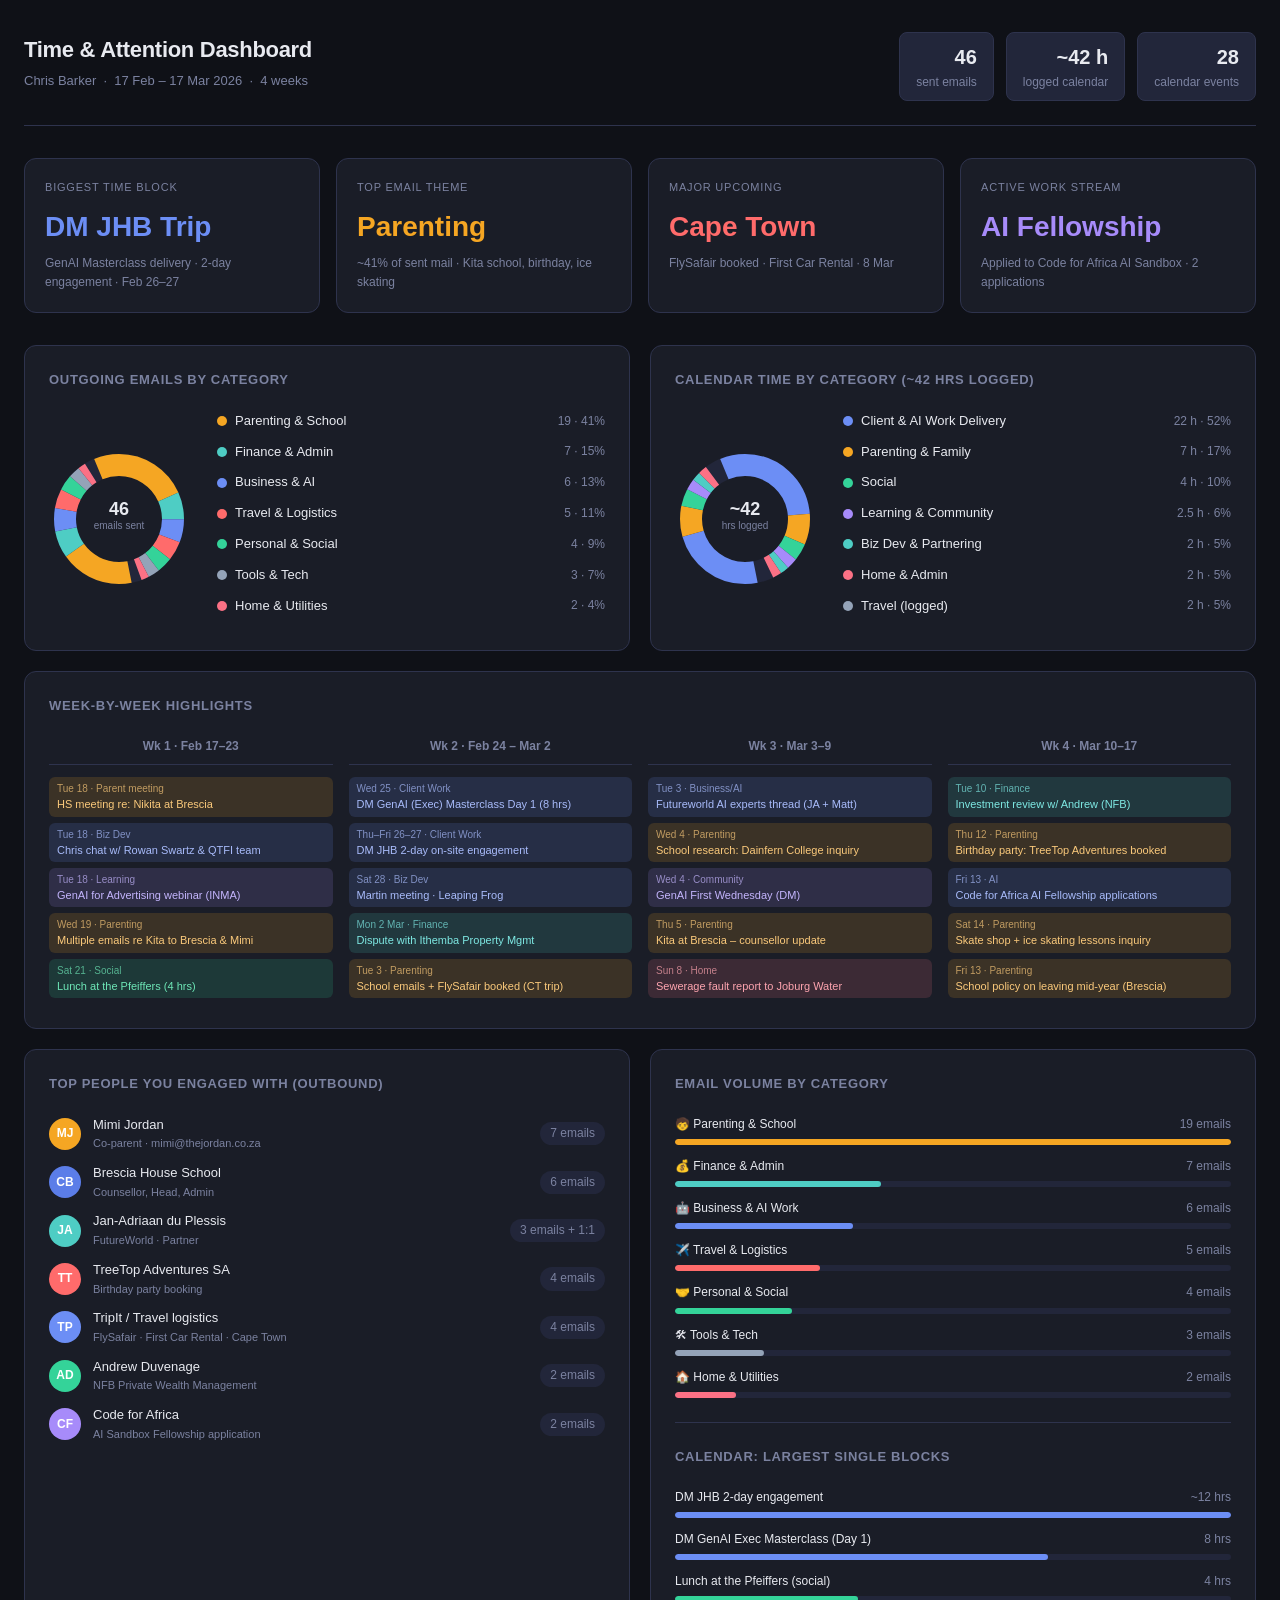
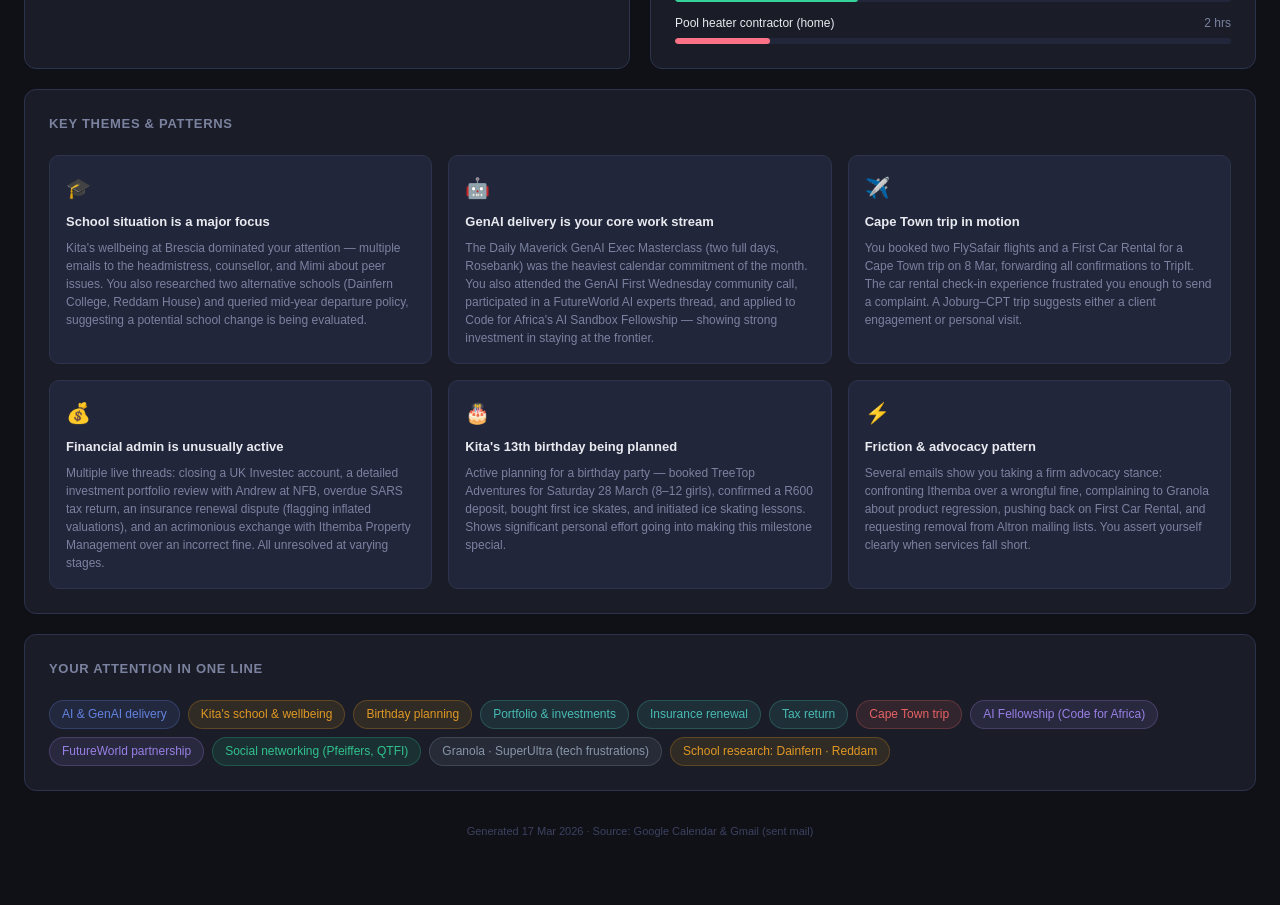
<file: New Course Material/Module 4 - Chris - cowork demos/1 PDF conversion/time-dashboard.html>
<!DOCTYPE html>
<html lang="en">
<head>
  <meta charset="UTF-8" />
  <meta name="viewport" content="width=device-width, initial-scale=1.0" />
  <title>Chris Barker — Time Dashboard · 17 Feb – 17 Mar 2026</title>
  <style>
    :root {
      --bg: #0f1117;
      --surface: #1a1d27;
      --surface2: #22263a;
      --border: #2e334d;
      --text: #e8eaf0;
      --muted: #7b82a0;
      --accent1: #6c8ef5;   /* blue – work */
      --accent2: #f5a623;   /* amber – parenting */
      --accent3: #4ecdc4;   /* teal – finance */
      --accent4: #ff6b6b;   /* red – travel */
      --accent5: #a78bfa;   /* purple – learning */
      --accent6: #34d399;   /* green – social */
      --accent7: #fb7185;   /* pink – home/admin */
      --accent8: #94a3b8;   /* grey – tech */
    }

    * { box-sizing: border-box; margin: 0; padding: 0; }

    body {
      background: var(--bg);
      color: var(--text);
      font-family: -apple-system, BlinkMacSystemFont, "Segoe UI", Roboto, sans-serif;
      font-size: 14px;
      line-height: 1.6;
      padding: 32px 24px 64px;
    }

    /* ── Header ─────────────────────────────────────────── */
    .header {
      display: flex;
      justify-content: space-between;
      align-items: flex-start;
      border-bottom: 1px solid var(--border);
      padding-bottom: 24px;
      margin-bottom: 32px;
    }
    .header h1 { font-size: 22px; font-weight: 700; letter-spacing: -0.3px; }
    .header .period {
      font-size: 13px;
      color: var(--muted);
      margin-top: 4px;
    }
    .header .badge {
      background: var(--surface2);
      border: 1px solid var(--border);
      border-radius: 8px;
      padding: 8px 16px;
      font-size: 12px;
      color: var(--muted);
      text-align: right;
    }
    .header .badge strong { color: var(--text); font-size: 20px; display: block; }

    /* ── Stat row ───────────────────────────────────────── */
    .stat-row {
      display: grid;
      grid-template-columns: repeat(4, 1fr);
      gap: 16px;
      margin-bottom: 32px;
    }
    .stat-card {
      background: var(--surface);
      border: 1px solid var(--border);
      border-radius: 12px;
      padding: 20px;
    }
    .stat-card .label { font-size: 11px; text-transform: uppercase; letter-spacing: 0.8px; color: var(--muted); margin-bottom: 8px; }
    .stat-card .value { font-size: 28px; font-weight: 700; }
    .stat-card .sub { font-size: 12px; color: var(--muted); margin-top: 4px; }

    /* ── Grid layout ────────────────────────────────────── */
    .grid-2 {
      display: grid;
      grid-template-columns: 1fr 1fr;
      gap: 20px;
      margin-bottom: 20px;
    }
    .grid-3 {
      display: grid;
      grid-template-columns: repeat(3, 1fr);
      gap: 20px;
      margin-bottom: 20px;
    }
    .full { grid-column: 1 / -1; }

    .card {
      background: var(--surface);
      border: 1px solid var(--border);
      border-radius: 12px;
      padding: 24px;
    }
    .card h2 {
      font-size: 13px;
      font-weight: 600;
      text-transform: uppercase;
      letter-spacing: 0.7px;
      color: var(--muted);
      margin-bottom: 20px;
    }

    /* ── Donut chart ────────────────────────────────────── */
    .donut-wrap {
      display: flex;
      align-items: center;
      gap: 28px;
    }
    .donut-wrap svg { flex-shrink: 0; }
    .legend { flex: 1; }
    .legend-item {
      display: flex;
      align-items: center;
      gap: 8px;
      margin-bottom: 10px;
      font-size: 13px;
    }
    .legend-dot {
      width: 10px;
      height: 10px;
      border-radius: 50%;
      flex-shrink: 0;
    }
    .legend-item .pct {
      margin-left: auto;
      color: var(--muted);
      font-size: 12px;
    }

    /* ── Bar chart ──────────────────────────────────────── */
    .bar-list { display: flex; flex-direction: column; gap: 12px; }
    .bar-item {}
    .bar-meta {
      display: flex;
      justify-content: space-between;
      font-size: 12px;
      margin-bottom: 5px;
    }
    .bar-meta .name { color: var(--text); }
    .bar-meta .val { color: var(--muted); }
    .bar-track {
      height: 6px;
      background: var(--surface2);
      border-radius: 99px;
      overflow: hidden;
    }
    .bar-fill {
      height: 100%;
      border-radius: 99px;
    }

    /* ── Timeline / week view ───────────────────────────── */
    .week-grid {
      display: grid;
      grid-template-columns: 80px repeat(4, 1fr);
      gap: 10px;
    }
    .week-label {
      font-size: 11px;
      color: var(--muted);
      text-align: center;
      padding-bottom: 6px;
      border-bottom: 1px solid var(--border);
      margin-bottom: 8px;
    }
    .week-col {}
    .week-col .wk-title { font-size: 10px; color: var(--muted); text-transform: uppercase; letter-spacing: 0.5px; text-align: center; margin-bottom: 10px; }
    .event-pill {
      border-radius: 6px;
      padding: 5px 8px;
      font-size: 11px;
      margin-bottom: 6px;
      line-height: 1.3;
    }
    .event-pill .ep-time { font-size: 10px; opacity: 0.7; display: block; margin-bottom: 2px; }

    /* ── Insight cards ──────────────────────────────────── */
    .insights { display: grid; grid-template-columns: repeat(3, 1fr); gap: 16px; }
    .insight {
      background: var(--surface2);
      border: 1px solid var(--border);
      border-radius: 10px;
      padding: 16px;
    }
    .insight .icon { font-size: 20px; margin-bottom: 8px; }
    .insight .title { font-size: 13px; font-weight: 600; margin-bottom: 6px; }
    .insight .body { font-size: 12px; color: var(--muted); line-height: 1.5; }

    /* ── People list ────────────────────────────────────── */
    .people-list { display: flex; flex-direction: column; gap: 10px; }
    .person-row {
      display: flex;
      align-items: center;
      gap: 12px;
    }
    .avatar {
      width: 32px;
      height: 32px;
      border-radius: 50%;
      display: flex;
      align-items: center;
      justify-content: center;
      font-size: 12px;
      font-weight: 700;
      flex-shrink: 0;
      color: #fff;
    }
    .person-info .name { font-size: 13px; font-weight: 500; }
    .person-info .org { font-size: 11px; color: var(--muted); }
    .person-count {
      margin-left: auto;
      font-size: 12px;
      color: var(--muted);
      background: var(--surface2);
      border-radius: 20px;
      padding: 2px 10px;
    }

    /* ── Focus tags ─────────────────────────────────────── */
    .tags { display: flex; flex-wrap: wrap; gap: 8px; }
    .tag {
      border-radius: 20px;
      padding: 4px 12px;
      font-size: 12px;
      font-weight: 500;
      opacity: 0.9;
    }

    /* ── Colour helpers ─────────────────────────────────── */
    .c1 { color: var(--accent1); }
    .c2 { color: var(--accent2); }
    .c3 { color: var(--accent3); }
    .c4 { color: var(--accent4); }
    .c5 { color: var(--accent5); }
    .c6 { color: var(--accent6); }
    .c7 { color: var(--accent7); }
    .c8 { color: var(--accent8); }

    .bg1 { background: var(--accent1); }
    .bg2 { background: var(--accent2); }
    .bg3 { background: var(--accent3); }
    .bg4 { background: var(--accent4); }
    .bg5 { background: var(--accent5); }
    .bg6 { background: var(--accent6); }
    .bg7 { background: var(--accent7); }
    .bg8 { background: var(--accent8); }

    .pill1 { background: rgba(108,142,245,0.12); color: var(--accent1); border: 1px solid rgba(108,142,245,0.25); }
    .pill2 { background: rgba(245,166,35,0.12); color: var(--accent2); border: 1px solid rgba(245,166,35,0.25); }
    .pill3 { background: rgba(78,205,196,0.12); color: var(--accent3); border: 1px solid rgba(78,205,196,0.25); }
    .pill4 { background: rgba(255,107,107,0.12); color: var(--accent4); border: 1px solid rgba(255,107,107,0.25); }
    .pill5 { background: rgba(167,139,250,0.12); color: var(--accent5); border: 1px solid rgba(167,139,250,0.25); }
    .pill6 { background: rgba(52,211,153,0.12); color: var(--accent6); border: 1px solid rgba(52,211,153,0.25); }
    .pill8 { background: rgba(148,163,184,0.12); color: var(--accent8); border: 1px solid rgba(148,163,184,0.25); }

    .ep1 { background: rgba(108,142,245,0.15); color: #a8bbfa; }
    .ep2 { background: rgba(245,166,35,0.15); color: #fac97b; }
    .ep3 { background: rgba(78,205,196,0.15); color: #7ee8e3; }
    .ep5 { background: rgba(167,139,250,0.15); color: #c4b5fd; }
    .ep6 { background: rgba(52,211,153,0.15); color: #6ee7b7; }
    .ep7 { background: rgba(251,113,133,0.15); color: #fda4af; }
    .ep8 { background: rgba(148,163,184,0.15); color: #cbd5e1; }

    .divider { border: none; border-top: 1px solid var(--border); margin: 24px 0; }
  </style>
</head>
<body>

<!-- ── HEADER ─────────────────────────────────────────────── -->
<div class="header">
  <div>
    <h1>Time &amp; Attention Dashboard</h1>
    <div class="period">Chris Barker &nbsp;·&nbsp; 17 Feb – 17 Mar 2026 &nbsp;·&nbsp; 4 weeks</div>
  </div>
  <div style="display:flex; gap:12px;">
    <div class="badge"><strong>46</strong>sent emails</div>
    <div class="badge"><strong>~42 h</strong>logged calendar</div>
    <div class="badge"><strong>28</strong>calendar events</div>
  </div>
</div>

<!-- ── STAT ROW ──────────────────────────────────────────────── -->
<div class="stat-row">
  <div class="stat-card">
    <div class="label">Biggest time block</div>
    <div class="value c1">DM JHB Trip</div>
    <div class="sub">GenAI Masterclass delivery · 2-day engagement · Feb 26–27</div>
  </div>
  <div class="stat-card">
    <div class="label">Top email theme</div>
    <div class="value c2">Parenting</div>
    <div class="sub">~41% of sent mail · Kita school, birthday, ice skating</div>
  </div>
  <div class="stat-card">
    <div class="label">Major upcoming</div>
    <div class="value c4">Cape Town</div>
    <div class="sub">FlySafair booked · First Car Rental · 8 Mar</div>
  </div>
  <div class="stat-card">
    <div class="label">Active work stream</div>
    <div class="value c5">AI Fellowship</div>
    <div class="sub">Applied to Code for Africa AI Sandbox · 2 applications</div>
  </div>
</div>

<!-- ── ROW 1: Two donuts ─────────────────────────────────────── -->
<div class="grid-2">

  <!-- Email breakdown -->
  <div class="card">
    <h2>Outgoing emails by category</h2>
    <div class="donut-wrap">
      <!-- Donut: total 46. Segments: Parenting 19, Finance 7, Business/AI 6, Travel 5, Social 4, Tech 3, Home 2 -->
      <svg width="140" height="140" viewBox="0 0 140 140">
        <circle cx="70" cy="70" r="54" fill="none" stroke="var(--surface2)" stroke-width="22"/>
        <!-- Parenting 19/46 = 41.3% → 148.7° -->
        <circle cx="70" cy="70" r="54" fill="none" stroke="#f5a623" stroke-width="22"
          stroke-dasharray="62.0 96.8" stroke-dashoffset="0"
          transform="rotate(-90 70 70)"/>
        <!-- Finance 7/46 = 15.2% → 54.8° / 22.9 -->
        <circle cx="70" cy="70" r="54" fill="none" stroke="#4ecdc4" stroke-width="22"
          stroke-dasharray="22.9 135.9" stroke-dashoffset="-62.0"
          transform="rotate(-90 70 70)"/>
        <!-- Business/AI 6/46 = 13% → 46.9° / 19.6 -->
        <circle cx="70" cy="70" r="54" fill="none" stroke="#6c8ef5" stroke-width="22"
          stroke-dasharray="19.6 139.2" stroke-dashoffset="-84.9"
          transform="rotate(-90 70 70)"/>
        <!-- Travel 5/46 = 10.9% → 39.1° / 16.3 -->
        <circle cx="70" cy="70" r="54" fill="none" stroke="#ff6b6b" stroke-width="22"
          stroke-dasharray="16.3 142.5" stroke-dashoffset="-104.5"
          transform="rotate(-90 70 70)"/>
        <!-- Social 4/46 = 8.7% → 31.3° / 13.1 -->
        <circle cx="70" cy="70" r="54" fill="none" stroke="#34d399" stroke-width="22"
          stroke-dasharray="13.1 145.7" stroke-dashoffset="-120.8"
          transform="rotate(-90 70 70)"/>
        <!-- Tech 3/46 = 6.5% → 23.5° / 9.8 -->
        <circle cx="70" cy="70" r="54" fill="none" stroke="#94a3b8" stroke-width="22"
          stroke-dasharray="9.8 149" stroke-dashoffset="-133.9"
          transform="rotate(-90 70 70)"/>
        <!-- Home 2/46 = 4.3% → 15.7° / 6.5 -->
        <circle cx="70" cy="70" r="54" fill="none" stroke="#fb7185" stroke-width="22"
          stroke-dasharray="6.5 152.3" stroke-dashoffset="-143.7"
          transform="rotate(-90 70 70)"/>
        <text x="70" y="66" text-anchor="middle" fill="#e8eaf0" font-size="18" font-weight="700">46</text>
        <text x="70" y="80" text-anchor="middle" fill="#7b82a0" font-size="10">emails sent</text>
      </svg>
      <div class="legend">
        <div class="legend-item"><div class="legend-dot bg2"></div>Parenting &amp; School<span class="pct">19 · 41%</span></div>
        <div class="legend-item"><div class="legend-dot bg3"></div>Finance &amp; Admin<span class="pct">7 · 15%</span></div>
        <div class="legend-item"><div class="legend-dot bg1"></div>Business &amp; AI<span class="pct">6 · 13%</span></div>
        <div class="legend-item"><div class="legend-dot bg4"></div>Travel &amp; Logistics<span class="pct">5 · 11%</span></div>
        <div class="legend-item"><div class="legend-dot bg6"></div>Personal &amp; Social<span class="pct">4 · 9%</span></div>
        <div class="legend-item"><div class="legend-dot bg8"></div>Tools &amp; Tech<span class="pct">3 · 7%</span></div>
        <div class="legend-item"><div class="legend-dot bg7"></div>Home &amp; Utilities<span class="pct">2 · 4%</span></div>
      </div>
    </div>
  </div>

  <!-- Calendar time breakdown -->
  <div class="card">
    <h2>Calendar time by category (~42 hrs logged)</h2>
    <div class="donut-wrap">
      <!-- Work/AI delivery 22hrs=52%, Parenting 7hrs=17%, Social 4hrs=9.5%, Learning 2.5hrs=6%, BizDev 2hrs=4.8%, Home 2hrs=4.8%, Travel 2hrs=4.8% -->
      <svg width="140" height="140" viewBox="0 0 140 140">
        <circle cx="70" cy="70" r="54" fill="none" stroke="var(--surface2)" stroke-width="22"/>
        <!-- Work/AI 22h 52% → 80.2 -->
        <circle cx="70" cy="70" r="54" fill="none" stroke="#6c8ef5" stroke-width="22"
          stroke-dasharray="80.2 78.6" stroke-dashoffset="0"
          transform="rotate(-90 70 70)"/>
        <!-- Parenting 7h 17% → 26.2 -->
        <circle cx="70" cy="70" r="54" fill="none" stroke="#f5a623" stroke-width="22"
          stroke-dasharray="26.2 132.6" stroke-dashoffset="-80.2"
          transform="rotate(-90 70 70)"/>
        <!-- Social 4h 9.5% → 14.6 -->
        <circle cx="70" cy="70" r="54" fill="none" stroke="#34d399" stroke-width="22"
          stroke-dasharray="14.6 144.2" stroke-dashoffset="-106.4"
          transform="rotate(-90 70 70)"/>
        <!-- Learning 2.5h 6% → 9.3 -->
        <circle cx="70" cy="70" r="54" fill="none" stroke="#a78bfa" stroke-width="22"
          stroke-dasharray="9.3 149.5" stroke-dashoffset="-121"
          transform="rotate(-90 70 70)"/>
        <!-- BizDev 2h 4.8% → 7.4 -->
        <circle cx="70" cy="70" r="54" fill="none" stroke="#4ecdc4" stroke-width="22"
          stroke-dasharray="7.4 151.4" stroke-dashoffset="-130.3"
          transform="rotate(-90 70 70)"/>
        <!-- Home 2h 4.8% → 7.4 -->
        <circle cx="70" cy="70" r="54" fill="none" stroke="#fb7185" stroke-width="22"
          stroke-dasharray="7.4 151.4" stroke-dashoffset="-137.7"
          transform="rotate(-90 70 70)"/>
        <text x="70" y="66" text-anchor="middle" fill="#e8eaf0" font-size="18" font-weight="700">~42</text>
        <text x="70" y="80" text-anchor="middle" fill="#7b82a0" font-size="10">hrs logged</text>
      </svg>
      <div class="legend">
        <div class="legend-item"><div class="legend-dot bg1"></div>Client &amp; AI Work Delivery<span class="pct">22 h · 52%</span></div>
        <div class="legend-item"><div class="legend-dot bg2"></div>Parenting &amp; Family<span class="pct">7 h · 17%</span></div>
        <div class="legend-item"><div class="legend-dot bg6"></div>Social<span class="pct">4 h · 10%</span></div>
        <div class="legend-item"><div class="legend-dot bg5"></div>Learning &amp; Community<span class="pct">2.5 h · 6%</span></div>
        <div class="legend-item"><div class="legend-dot bg3"></div>Biz Dev &amp; Partnering<span class="pct">2 h · 5%</span></div>
        <div class="legend-item"><div class="legend-dot bg7"></div>Home &amp; Admin<span class="pct">2 h · 5%</span></div>
        <div class="legend-item"><div class="legend-dot bg8"></div>Travel (logged)<span class="pct">2 h · 5%</span></div>
      </div>
    </div>
  </div>

</div>

<!-- ── ROW 2: Weekly timeline ─────────────────────────────────── -->
<div class="card" style="margin-bottom:20px;">
  <h2>Week-by-week highlights</h2>
  <div style="display:grid; grid-template-columns: repeat(4, 1fr); gap: 16px;">

    <!-- Week 1: Feb 17–23 -->
    <div>
      <div style="font-size:12px; color:var(--muted); text-align:center; padding-bottom:8px; border-bottom:1px solid var(--border); margin-bottom:12px; font-weight:600;">Wk 1 · Feb 17–23</div>
      <div class="event-pill ep2">
        <span class="ep-time">Tue 18 · Parent meeting</span>
        HS meeting re: Nikita at Brescia
      </div>
      <div class="event-pill ep1">
        <span class="ep-time">Tue 18 · Biz Dev</span>
        Chris chat w/ Rowan Swartz &amp; QTFI team
      </div>
      <div class="event-pill ep5">
        <span class="ep-time">Tue 18 · Learning</span>
        GenAI for Advertising webinar (INMA)
      </div>
      <div class="event-pill ep2">
        <span class="ep-time">Wed 19 · Parenting</span>
        Multiple emails re Kita to Brescia &amp; Mimi
      </div>
      <div class="event-pill ep6">
        <span class="ep-time">Sat 21 · Social</span>
        Lunch at the Pfeiffers (4 hrs)
      </div>
    </div>

    <!-- Week 2: Feb 24 – Mar 2 -->
    <div>
      <div style="font-size:12px; color:var(--muted); text-align:center; padding-bottom:8px; border-bottom:1px solid var(--border); margin-bottom:12px; font-weight:600;">Wk 2 · Feb 24 – Mar 2</div>
      <div class="event-pill ep1">
        <span class="ep-time">Wed 25 · Client Work</span>
        DM GenAI (Exec) Masterclass Day 1 (8 hrs)
      </div>
      <div class="event-pill ep1">
        <span class="ep-time">Thu–Fri 26–27 · Client Work</span>
        DM JHB 2-day on-site engagement
      </div>
      <div class="event-pill ep1">
        <span class="ep-time">Sat 28 · Biz Dev</span>
        Martin meeting · Leaping Frog
      </div>
      <div class="event-pill ep3">
        <span class="ep-time">Mon 2 Mar · Finance</span>
        Dispute with Ithemba Property Mgmt
      </div>
      <div class="event-pill ep2">
        <span class="ep-time">Tue 3 · Parenting</span>
        School emails + FlySafair booked (CT trip)
      </div>
    </div>

    <!-- Week 3: Mar 3–9 -->
    <div>
      <div style="font-size:12px; color:var(--muted); text-align:center; padding-bottom:8px; border-bottom:1px solid var(--border); margin-bottom:12px; font-weight:600;">Wk 3 · Mar 3–9</div>
      <div class="event-pill ep1">
        <span class="ep-time">Tue 3 · Business/AI</span>
        Futureworld AI experts thread (JA + Matt)
      </div>
      <div class="event-pill ep2">
        <span class="ep-time">Wed 4 · Parenting</span>
        School research: Dainfern College inquiry
      </div>
      <div class="event-pill ep5">
        <span class="ep-time">Wed 4 · Community</span>
        GenAI First Wednesday (DM)
      </div>
      <div class="event-pill ep2">
        <span class="ep-time">Thu 5 · Parenting</span>
        Kita at Brescia – counsellor update
      </div>
      <div class="event-pill ep7">
        <span class="ep-time">Sun 8 · Home</span>
        Sewerage fault report to Joburg Water
      </div>
    </div>

    <!-- Week 4: Mar 10–17 -->
    <div>
      <div style="font-size:12px; color:var(--muted); text-align:center; padding-bottom:8px; border-bottom:1px solid var(--border); margin-bottom:12px; font-weight:600;">Wk 4 · Mar 10–17</div>
      <div class="event-pill ep3">
        <span class="ep-time">Tue 10 · Finance</span>
        Investment review w/ Andrew (NFB)
      </div>
      <div class="event-pill ep2">
        <span class="ep-time">Thu 12 · Parenting</span>
        Birthday party: TreeTop Adventures booked
      </div>
      <div class="event-pill ep1">
        <span class="ep-time">Fri 13 · AI</span>
        Code for Africa AI Fellowship applications
      </div>
      <div class="event-pill ep2">
        <span class="ep-time">Sat 14 · Parenting</span>
        Skate shop + ice skating lessons inquiry
      </div>
      <div class="event-pill ep2">
        <span class="ep-time">Fri 13 · Parenting</span>
        School policy on leaving mid-year (Brescia)
      </div>
    </div>

  </div>
</div>

<!-- ── ROW 3: Key contacts + activity bars ────────────────────── -->
<div class="grid-2" style="margin-bottom:20px;">

  <!-- Top contacts -->
  <div class="card">
    <h2>Top people you engaged with (outbound)</h2>
    <div class="people-list">
      <div class="person-row">
        <div class="avatar bg2">MJ</div>
        <div class="person-info"><div class="name">Mimi Jordan</div><div class="org">Co-parent · mimi@thejordan.co.za</div></div>
        <div class="person-count">7 emails</div>
      </div>
      <div class="person-row">
        <div class="avatar" style="background:#5b7de8;">CB</div>
        <div class="person-info"><div class="name">Brescia House School</div><div class="org">Counsellor, Head, Admin</div></div>
        <div class="person-count">6 emails</div>
      </div>
      <div class="person-row">
        <div class="avatar bg3">JA</div>
        <div class="person-info"><div class="name">Jan-Adriaan du Plessis</div><div class="org">FutureWorld · Partner</div></div>
        <div class="person-count">3 emails + 1:1</div>
      </div>
      <div class="person-row">
        <div class="avatar bg4">TT</div>
        <div class="person-info"><div class="name">TreeTop Adventures SA</div><div class="org">Birthday party booking</div></div>
        <div class="person-count">4 emails</div>
      </div>
      <div class="person-row">
        <div class="avatar bg1">TP</div>
        <div class="person-info"><div class="name">TripIt / Travel logistics</div><div class="org">FlySafair · First Car Rental · Cape Town</div></div>
        <div class="person-count">4 emails</div>
      </div>
      <div class="person-row">
        <div class="avatar bg6">AD</div>
        <div class="person-info"><div class="name">Andrew Duvenage</div><div class="org">NFB Private Wealth Management</div></div>
        <div class="person-count">2 emails</div>
      </div>
      <div class="person-row">
        <div class="avatar bg5">CF</div>
        <div class="person-info"><div class="name">Code for Africa</div><div class="org">AI Sandbox Fellowship application</div></div>
        <div class="person-count">2 emails</div>
      </div>
    </div>
  </div>

  <!-- Activity by category bar -->
  <div class="card">
    <h2>Email volume by category</h2>
    <div class="bar-list">
      <div class="bar-item">
        <div class="bar-meta"><span class="name">🧒 Parenting &amp; School</span><span class="val">19 emails</span></div>
        <div class="bar-track"><div class="bar-fill bg2" style="width:100%"></div></div>
      </div>
      <div class="bar-item">
        <div class="bar-meta"><span class="name">💰 Finance &amp; Admin</span><span class="val">7 emails</span></div>
        <div class="bar-track"><div class="bar-fill bg3" style="width:37%"></div></div>
      </div>
      <div class="bar-item">
        <div class="bar-meta"><span class="name">🤖 Business &amp; AI Work</span><span class="val">6 emails</span></div>
        <div class="bar-track"><div class="bar-fill bg1" style="width:32%"></div></div>
      </div>
      <div class="bar-item">
        <div class="bar-meta"><span class="name">✈️ Travel &amp; Logistics</span><span class="val">5 emails</span></div>
        <div class="bar-track"><div class="bar-fill bg4" style="width:26%"></div></div>
      </div>
      <div class="bar-item">
        <div class="bar-meta"><span class="name">🤝 Personal &amp; Social</span><span class="val">4 emails</span></div>
        <div class="bar-track"><div class="bar-fill bg6" style="width:21%"></div></div>
      </div>
      <div class="bar-item">
        <div class="bar-meta"><span class="name">🛠 Tools &amp; Tech</span><span class="val">3 emails</span></div>
        <div class="bar-track"><div class="bar-fill bg8" style="width:16%"></div></div>
      </div>
      <div class="bar-item">
        <div class="bar-meta"><span class="name">🏠 Home &amp; Utilities</span><span class="val">2 emails</span></div>
        <div class="bar-track"><div class="bar-fill bg7" style="width:11%"></div></div>
      </div>
    </div>

    <hr class="divider" />

    <h2>Calendar: largest single blocks</h2>
    <div class="bar-list">
      <div class="bar-item">
        <div class="bar-meta"><span class="name">DM JHB 2-day engagement</span><span class="val">~12 hrs</span></div>
        <div class="bar-track"><div class="bar-fill bg1" style="width:100%"></div></div>
      </div>
      <div class="bar-item">
        <div class="bar-meta"><span class="name">DM GenAI Exec Masterclass (Day 1)</span><span class="val">8 hrs</span></div>
        <div class="bar-track"><div class="bar-fill bg1" style="width:67%"></div></div>
      </div>
      <div class="bar-item">
        <div class="bar-meta"><span class="name">Lunch at the Pfeiffers (social)</span><span class="val">4 hrs</span></div>
        <div class="bar-track"><div class="bar-fill bg6" style="width:33%"></div></div>
      </div>
      <div class="bar-item">
        <div class="bar-meta"><span class="name">Pool heater contractor (home)</span><span class="val">2 hrs</span></div>
        <div class="bar-track"><div class="bar-fill bg7" style="width:17%"></div></div>
      </div>
    </div>
  </div>

</div>

<!-- ── ROW 4: Key insights ─────────────────────────────────────── -->
<div class="card" style="margin-bottom:20px;">
  <h2>Key themes &amp; patterns</h2>
  <div class="insights">

    <div class="insight">
      <div class="icon">🎓</div>
      <div class="title">School situation is a major focus</div>
      <div class="body">Kita's wellbeing at Brescia dominated your attention — multiple emails to the headmistress, counsellor, and Mimi about peer issues. You also researched two alternative schools (Dainfern College, Reddam House) and queried mid-year departure policy, suggesting a potential school change is being evaluated.</div>
    </div>

    <div class="insight">
      <div class="icon">🤖</div>
      <div class="title">GenAI delivery is your core work stream</div>
      <div class="body">The Daily Maverick GenAI Exec Masterclass (two full days, Rosebank) was the heaviest calendar commitment of the month. You also attended the GenAI First Wednesday community call, participated in a FutureWorld AI experts thread, and applied to Code for Africa's AI Sandbox Fellowship — showing strong investment in staying at the frontier.</div>
    </div>

    <div class="insight">
      <div class="icon">✈️</div>
      <div class="title">Cape Town trip in motion</div>
      <div class="body">You booked two FlySafair flights and a First Car Rental for a Cape Town trip on 8 Mar, forwarding all confirmations to TripIt. The car rental check-in experience frustrated you enough to send a complaint. A Joburg–CPT trip suggests either a client engagement or personal visit.</div>
    </div>

    <div class="insight">
      <div class="icon">💰</div>
      <div class="title">Financial admin is unusually active</div>
      <div class="body">Multiple live threads: closing a UK Investec account, a detailed investment portfolio review with Andrew at NFB, overdue SARS tax return, an insurance renewal dispute (flagging inflated valuations), and an acrimonious exchange with Ithemba Property Management over an incorrect fine. All unresolved at varying stages.</div>
    </div>

    <div class="insight">
      <div class="icon">🎂</div>
      <div class="title">Kita's 13th birthday being planned</div>
      <div class="body">Active planning for a birthday party — booked TreeTop Adventures for Saturday 28 March (8–12 girls), confirmed a R600 deposit, bought first ice skates, and initiated ice skating lessons. Shows significant personal effort going into making this milestone special.</div>
    </div>

    <div class="insight">
      <div class="icon">⚡</div>
      <div class="title">Friction &amp; advocacy pattern</div>
      <div class="body">Several emails show you taking a firm advocacy stance: confronting Ithemba over a wrongful fine, complaining to Granola about product regression, pushing back on First Car Rental, and requesting removal from Altron mailing lists. You assert yourself clearly when services fall short.</div>
    </div>

  </div>
</div>

<!-- ── ROW 5: Focus tags ──────────────────────────────────────── -->
<div class="card">
  <h2>Your attention in one line</h2>
  <div class="tags" style="margin-top:4px;">
    <span class="tag pill1">AI &amp; GenAI delivery</span>
    <span class="tag pill2">Kita's school &amp; wellbeing</span>
    <span class="tag pill2">Birthday planning</span>
    <span class="tag pill3">Portfolio &amp; investments</span>
    <span class="tag pill3">Insurance renewal</span>
    <span class="tag pill3">Tax return</span>
    <span class="tag pill4">Cape Town trip</span>
    <span class="tag pill5">AI Fellowship (Code for Africa)</span>
    <span class="tag pill5">FutureWorld partnership</span>
    <span class="tag pill6">Social networking (Pfeiffers, QTFI)</span>
    <span class="tag pill8">Granola · SuperUltra (tech frustrations)</span>
    <span class="tag pill2">School research: Dainfern · Reddam</span>
  </div>
</div>

<div style="margin-top:32px; font-size:11px; color:#3d4260; text-align:center;">
  Generated 17 Mar 2026 · Source: Google Calendar &amp; Gmail (sent mail)
</div>

</body>
</html>
</file>
